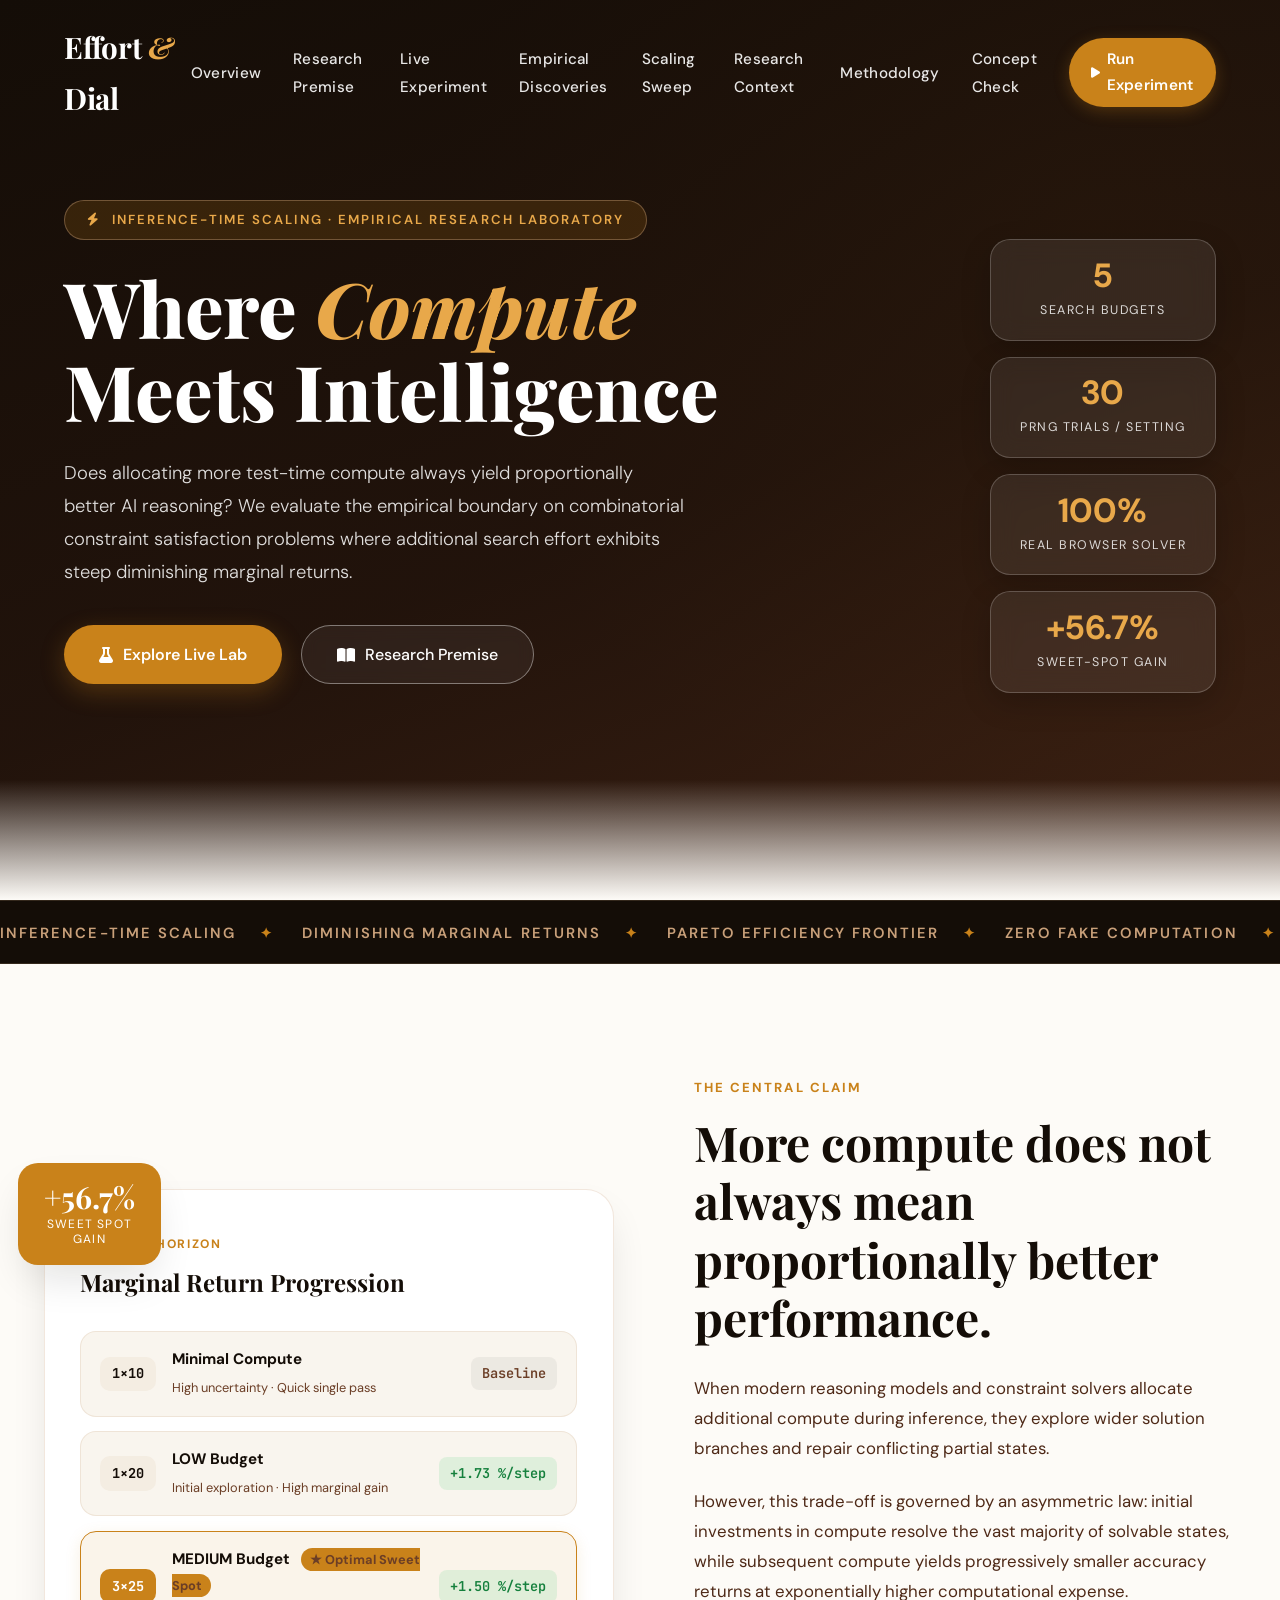
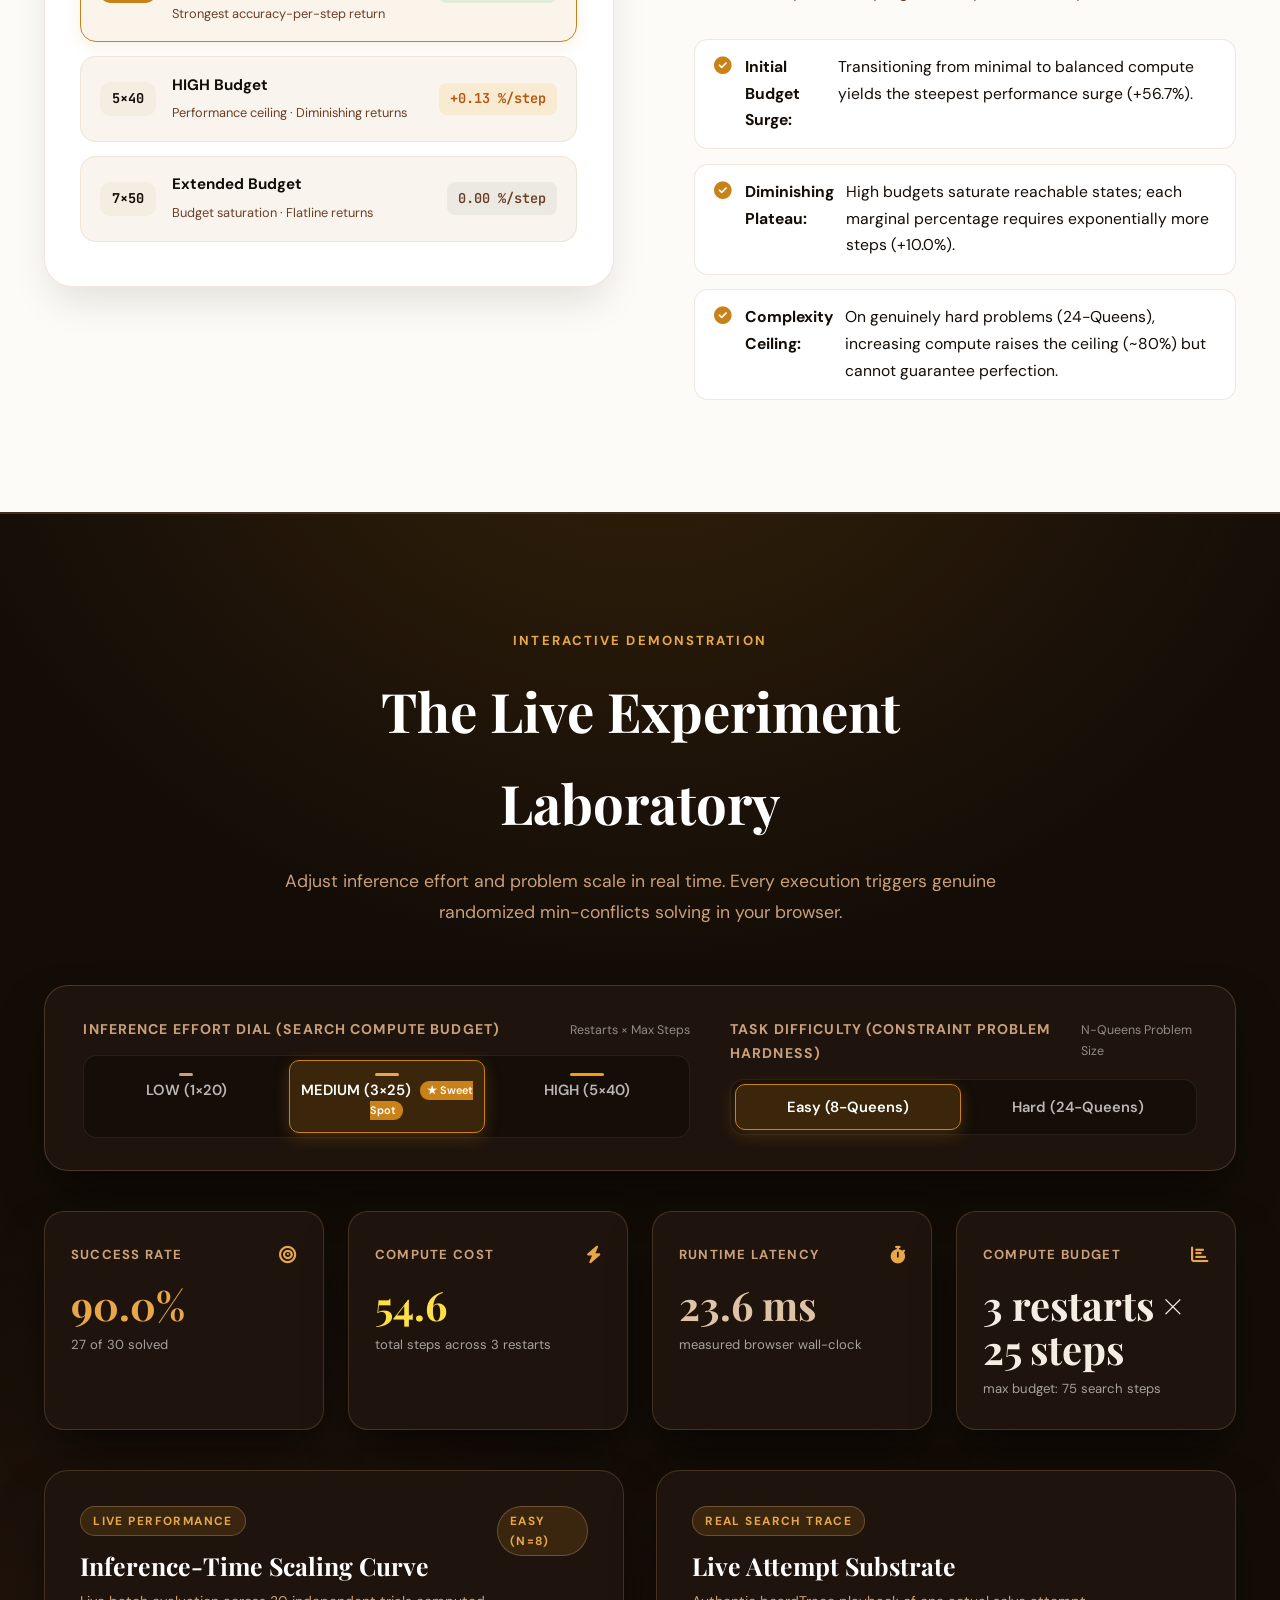
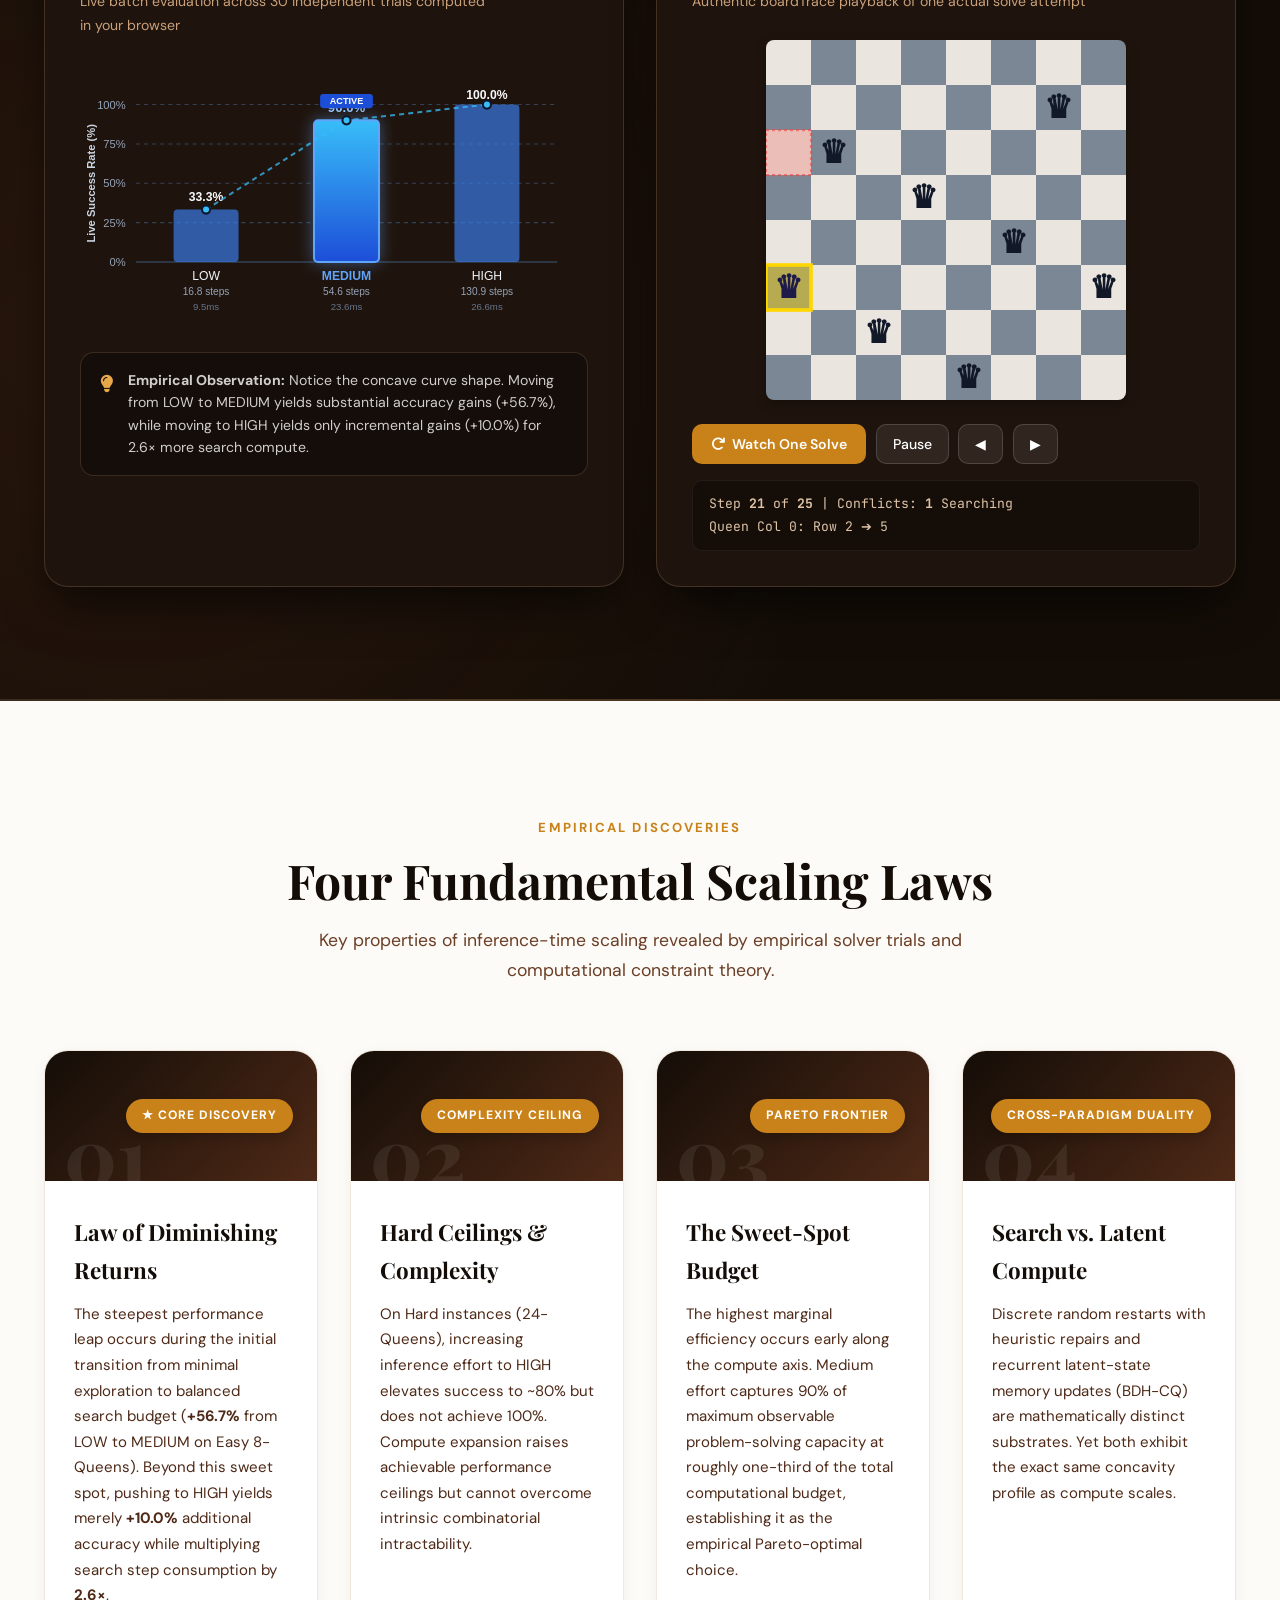
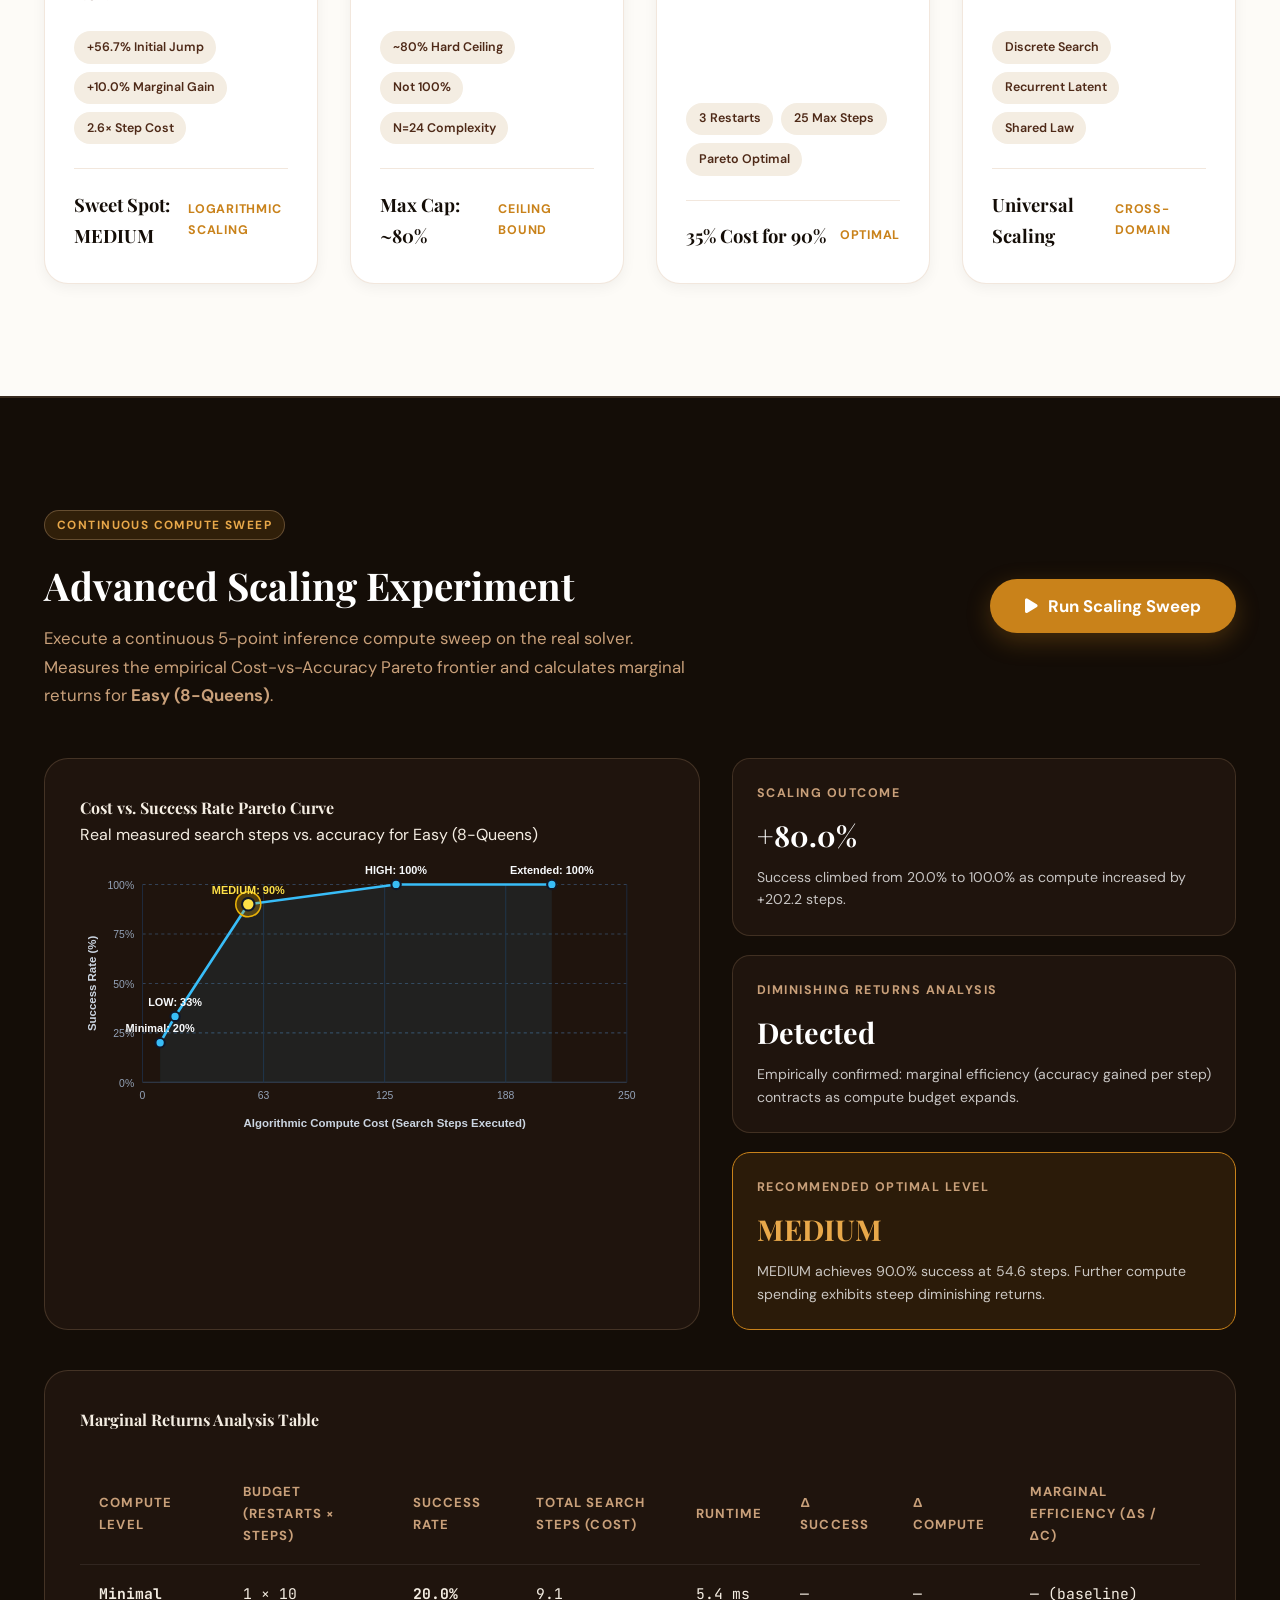
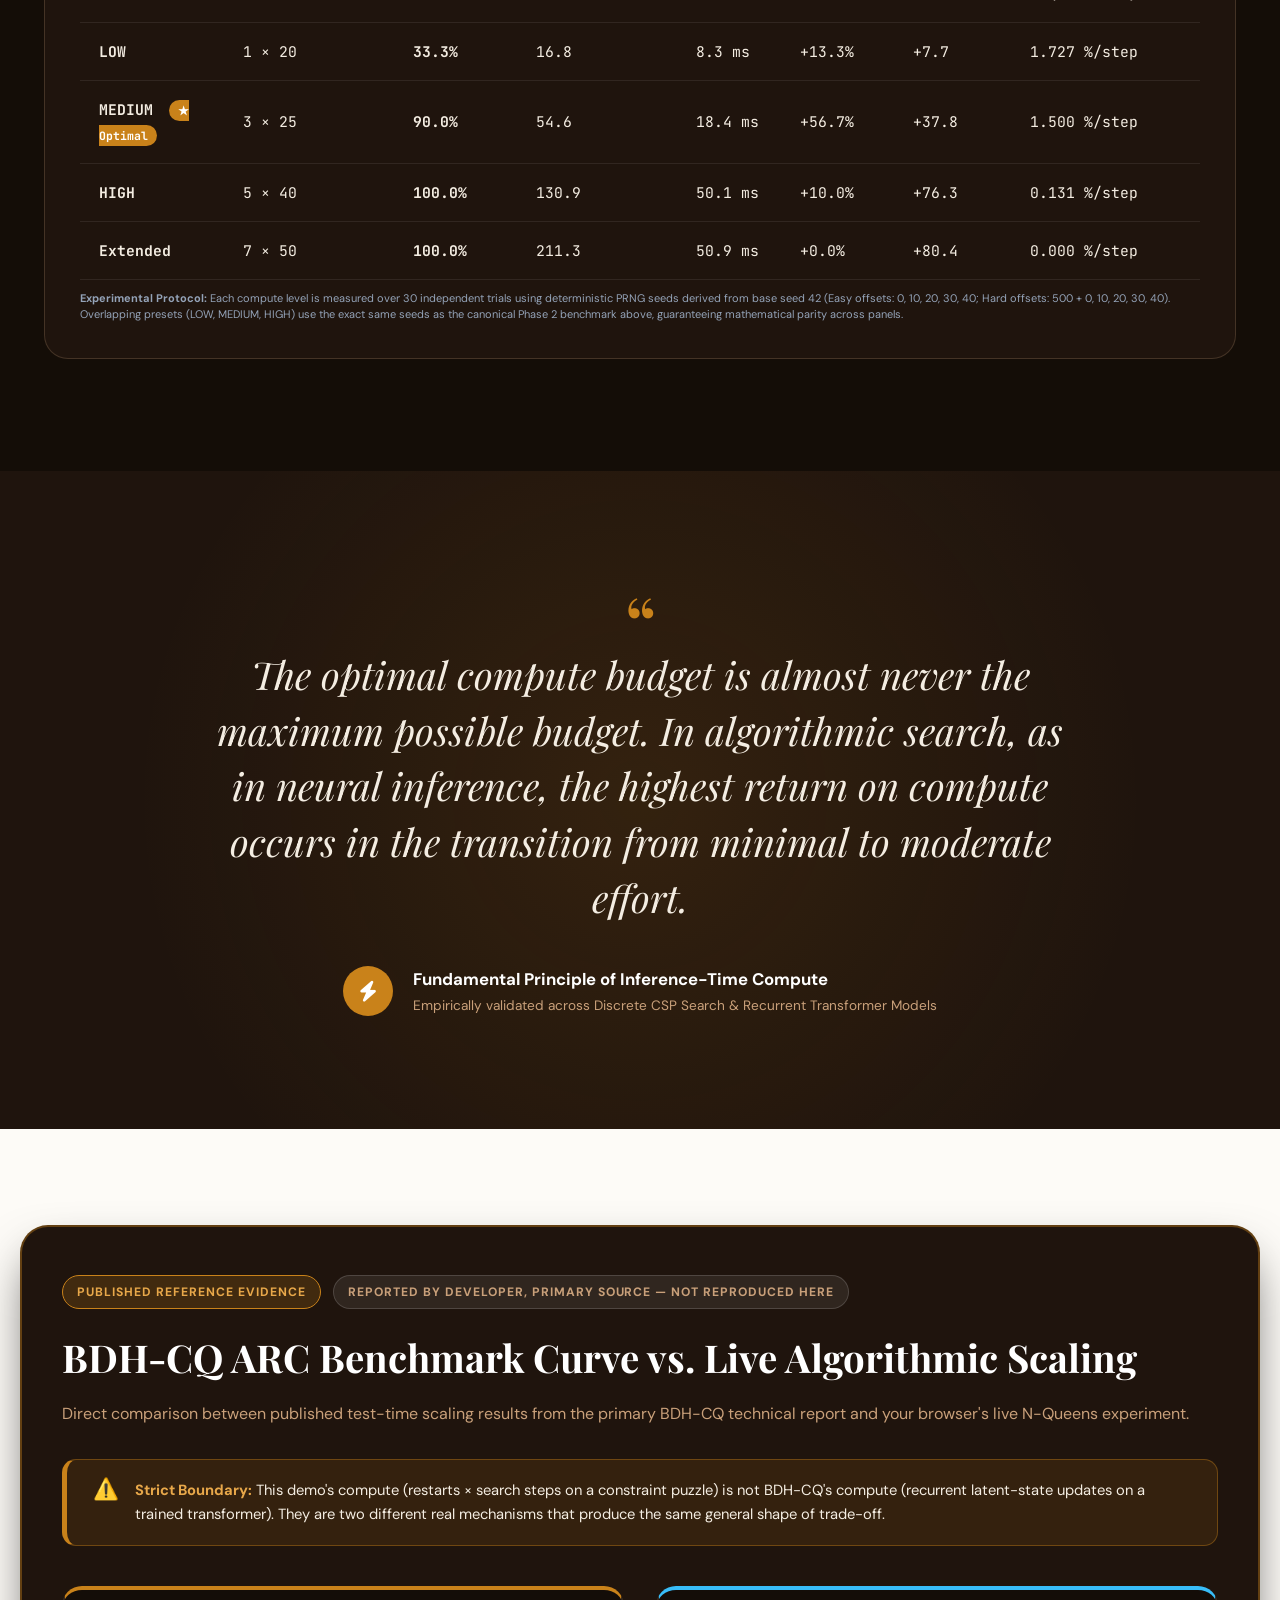
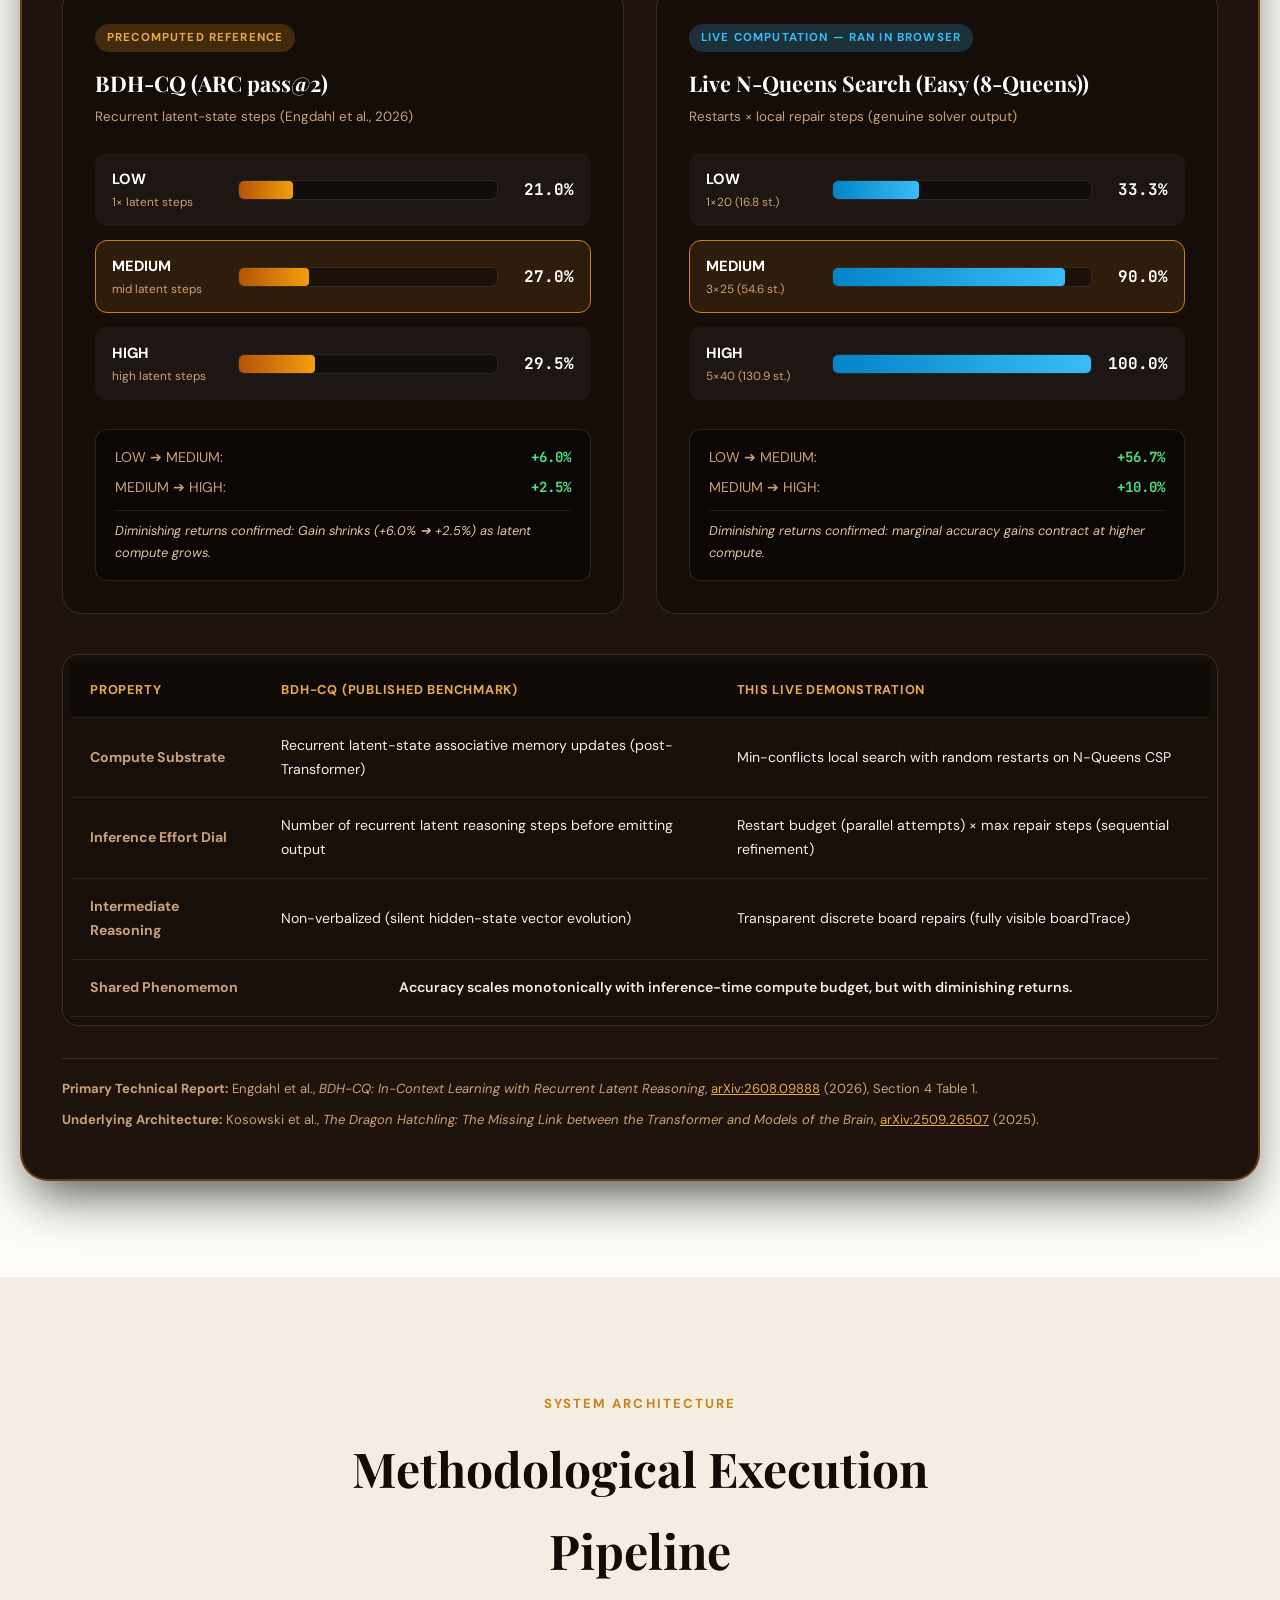
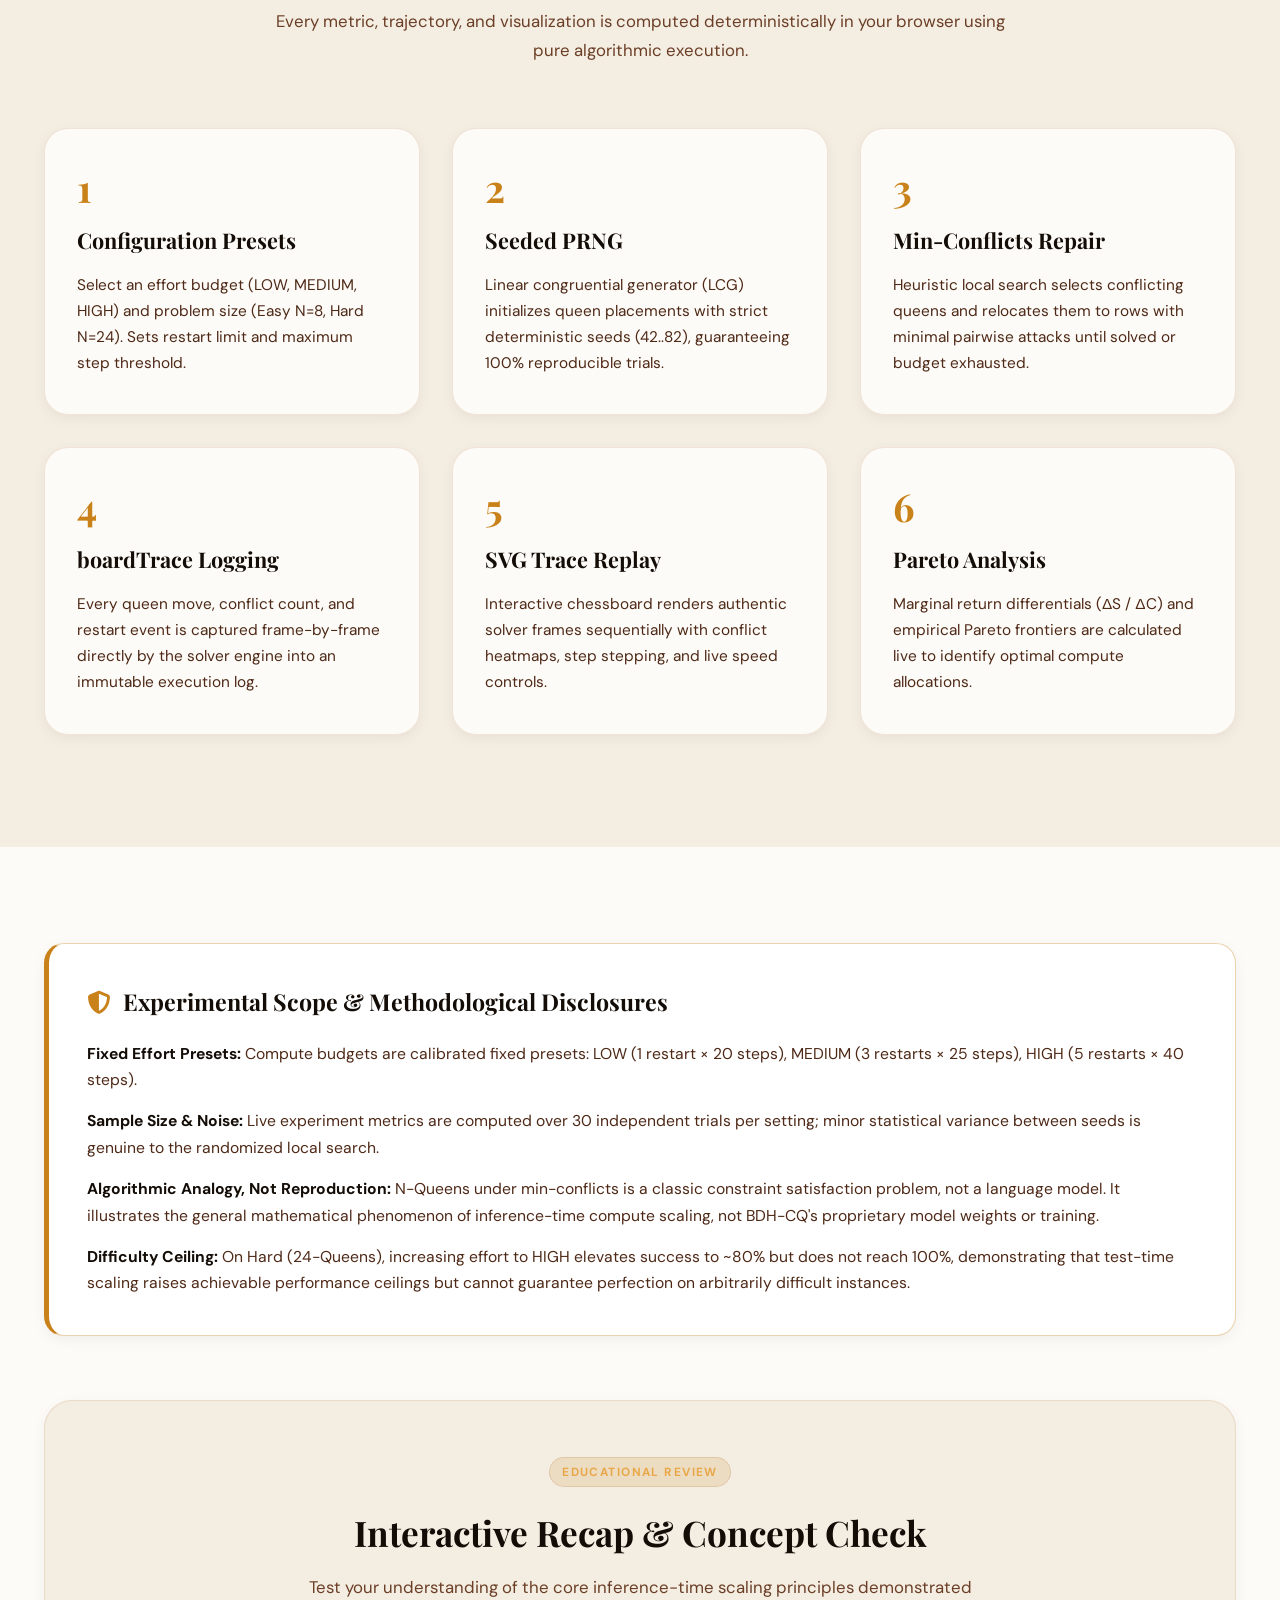
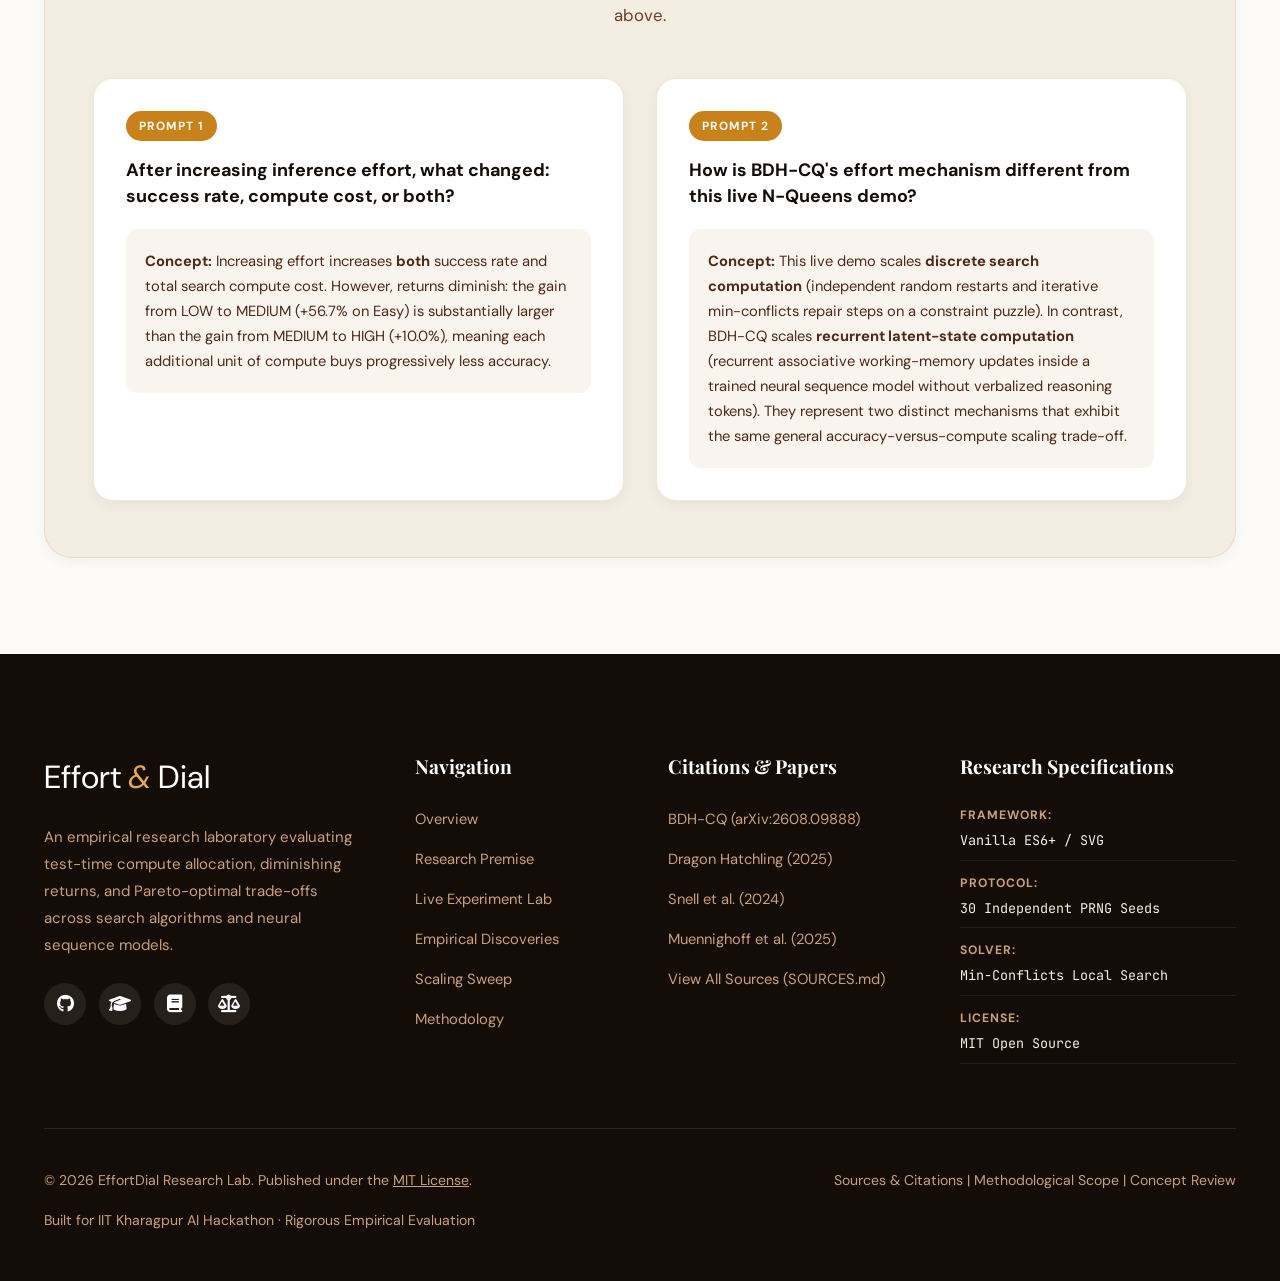
<file: index.html>
<!DOCTYPE html>
<html lang="en">
<head>
  <meta charset="UTF-8">
  <meta name="viewport" content="width=device-width, initial-scale=1.0">
  <title>EffortDial — Inference-Time Scaling Live Demonstration</title>
  <meta name="description" content="An empirical AI research laboratory demonstrating inference-time compute scaling, diminishing marginal returns, and optimal compute frontier on constraint satisfaction problems.">

  <!-- Google Fonts: Playfair Display, DM Sans, JetBrains Mono -->
  <link rel="preconnect" href="https://fonts.googleapis.com">
  <link rel="preconnect" href="https://fonts.gstatic.com" crossorigin>
  <link href="https://fonts.googleapis.com/css2?family=Playfair+Display:ital,wght@0,400;0,600;0,700;0,800;1,400;1,600;1,700&family=DM+Sans:ital,wght@0,300;0,400;0,500;0,600;0,700;1,400&family=JetBrains+Mono:wght@400;500;600;700;800&display=swap" rel="stylesheet">

  <!-- Font Awesome 6 -->
  <link rel="stylesheet" href="https://cdnjs.cloudflare.com/ajax/libs/font-awesome/6.4.0/css/all.min.css">

  <link rel="stylesheet" href="style.css">
</head>
<body>

  <!-- PRELOADER (Animated Computing Dial) -->
  <div id="preloader">
    <div class="dial-container">
      <div class="dial-ring"></div>
      <div class="dial-pulse"></div>
      <span class="dial-symbol">⚡</span>
    </div>
    <p class="preloader-text">EffortDial</p>
    <span class="preloader-sub">Inference-Time Scaling Lab</span>
  </div>

  <!-- NAVBAR (Sticky Glassmorphic Header) -->
  <nav class="navbar" id="navbar">
    <div class="nav-container">
      <a href="#hero" class="logo" aria-label="Effort Dial Home">
        Effort <span>&</span> Dial
      </a>

      <!-- Mobile Menu Button -->
      <div class="menu-toggle" id="menuToggle" aria-label="Toggle navigation menu" role="button" tabindex="0">
        <i class="fas fa-bars"></i>
      </div>

      <ul class="nav-links" id="navLinks">
        <li><a href="#hero">Overview</a></li>
        <li><a href="#core-question">Research Premise</a></li>
        <li><a href="#live-lab">Live Experiment</a></li>
        <li><a href="#findings">Empirical Discoveries</a></li>
        <li><a href="#scaling-container">Scaling Sweep</a></li>
        <li><a href="#evidence-container">Research Context</a></li>
        <li><a href="#architecture">Methodology</a></li>
        <li><a href="#recap">Concept Check</a></li>
        <li><a href="#live-lab" class="nav-cta"><i class="fas fa-play" style="font-size:0.75rem;margin-right:6px;"></i> Run Experiment</a></li>
      </ul>
    </div>
  </nav>

  <!-- HERO SECTION (Artisanal Narrative & Floating Research Stats) -->
  <section class="hero" id="hero">
    <div class="hero-overlay"></div>
    <div class="hero-container">
      <div class="hero-content">
        <div class="hero-tag">
          <i class="fas fa-bolt" style="margin-right:6px;"></i> Inference-Time Scaling · Empirical Research Laboratory
        </div>

        <h1>
          Where <em>Compute</em><br>
          Meets Intelligence
        </h1>

        <p>
          Does allocating more test-time compute always yield proportionally better AI reasoning? We evaluate the empirical boundary on combinatorial constraint satisfaction problems where additional search effort exhibits steep diminishing marginal returns.
        </p>

        <div class="hero-btns">
          <a href="#live-lab" class="btn-primary">
            <i class="fas fa-flask"></i> Explore Live Lab
          </a>
          <a href="#core-question" class="btn-outline">
            <i class="fas fa-book-open"></i> Research Premise
          </a>
        </div>
      </div>

      <!-- Floating Stat Pills (Key Empirical Parameters) -->
      <div class="hero-stats" role="region" aria-label="Key Empirical Parameters">
        <div class="stat-pill">
          <span class="num">5</span>
          <span class="lbl">Search Budgets</span>
        </div>
        <div class="stat-pill">
          <span class="num">30</span>
          <span class="lbl">PRNG Trials / Setting</span>
        </div>
        <div class="stat-pill">
          <span class="num">100%</span>
          <span class="lbl">Real Browser Solver</span>
        </div>
        <div class="stat-pill">
          <span class="num">+56.7%</span>
          <span class="lbl">Sweet-Spot Gain</span>
        </div>
      </div>
    </div>
  </section>

  <!-- MARQUEE STRIP (Espresso Ticker with Scientific Keywords) -->
  <div class="marquee-strip" aria-hidden="true">
    <div class="marquee-track">
      <span>Inference-Time Scaling</span><span class="dot">✦</span>
      <span>Diminishing Marginal Returns</span><span class="dot">✦</span>
      <span>Pareto Efficiency Frontier</span><span class="dot">✦</span>
      <span>Zero Fake Computation</span><span class="dot">✦</span>
      <span>Recurrent Latent Depth</span><span class="dot">✦</span>
      <span>Min-Conflicts Heuristic</span><span class="dot">✦</span>
      <span>Deterministic Seed Protocol</span><span class="dot">✦</span>
      <span>BDH-CQ Empirical Validation</span><span class="dot">✦</span>
      <span>Inference-Time Scaling</span><span class="dot">✦</span>
      <span>Diminishing Marginal Returns</span><span class="dot">✦</span>
      <span>Pareto Efficiency Frontier</span><span class="dot">✦</span>
      <span>Zero Fake Computation</span><span class="dot">✦</span>
      <span>Recurrent Latent Depth</span><span class="dot">✦</span>
      <span>Min-Conflicts Heuristic</span><span class="dot">✦</span>
      <span>Deterministic Seed Protocol</span><span class="dot">✦</span>
      <span>BDH-CQ Empirical Validation</span><span class="dot">✦</span>
    </div>
  </div>

  <!-- SECTION 2: THE CORE QUESTION (Research Premise & Compute Ladder) -->
  <section id="core-question" class="section-about">
    <div class="about-grid container">
      <!-- Visual Column: Compute Horizon Progression Ladder -->
      <div class="about-visual">
        <div class="about-badge">
          <strong>+56.7%</strong>
          <span>Sweet Spot<br>Gain</span>
        </div>

        <div class="compute-ladder-card">
          <div class="ladder-header">
            <span class="ladder-tag">COMPUTE HORIZON</span>
            <h3 class="ladder-title">Marginal Return Progression</h3>
          </div>

          <div class="ladder-steps">
            <div class="ladder-step step-minimal">
              <div class="step-badge">1×10</div>
              <div class="step-info">
                <strong>Minimal Compute</strong>
                <span>High uncertainty · Quick single pass</span>
              </div>
              <div class="step-return return-low">Baseline</div>
            </div>

            <div class="ladder-step step-low">
              <div class="step-badge">1×20</div>
              <div class="step-info">
                <strong>LOW Budget</strong>
                <span>Initial exploration · High marginal gain</span>
              </div>
              <div class="step-return return-high">+1.73 %/step</div>
            </div>

            <div class="ladder-step step-medium highlight-rec">
              <div class="step-badge">3×25</div>
              <div class="step-info">
                <strong>MEDIUM Budget <span class="badge-rec">★ Optimal Sweet Spot</span></strong>
                <span>Strongest accuracy-per-step return</span>
              </div>
              <div class="step-return return-peak">+1.50 %/step</div>
            </div>

            <div class="ladder-step step-high">
              <div class="step-badge">5×40</div>
              <div class="step-info">
                <strong>HIGH Budget</strong>
                <span>Performance ceiling · Diminishing returns</span>
              </div>
              <div class="step-return return-diminish">+0.13 %/step</div>
            </div>

            <div class="ladder-step step-extended">
              <div class="step-badge">7×50</div>
              <div class="step-info">
                <strong>Extended Budget</strong>
                <span>Budget saturation · Flatline returns</span>
              </div>
              <div class="step-return return-flat">0.00 %/step</div>
            </div>
          </div>
        </div>
      </div>

      <!-- Text Column: The Central Claim -->
      <div class="about-text">
        <p class="about-label">The Central Claim</p>
        <h2>More compute does not always mean proportionally better performance.</h2>
        <p>
          When modern reasoning models and constraint solvers allocate additional compute during inference, they explore wider solution branches and repair conflicting partial states.
        </p>
        <p>
          However, this trade-off is governed by an asymmetric law: initial investments in compute resolve the vast majority of solvable states, while subsequent compute yields progressively smaller accuracy returns at exponentially higher computational expense.
        </p>
        <div class="about-highlights">
          <span class="highlight"><i class="fas fa-check-circle"></i> <strong>Initial Budget Surge:</strong> Transitioning from minimal to balanced compute yields the steepest performance surge (+56.7%).</span>
          <span class="highlight"><i class="fas fa-check-circle"></i> <strong>Diminishing Plateau:</strong> High budgets saturate reachable states; each marginal percentage requires exponentially more steps (+10.0%).</span>
          <span class="highlight"><i class="fas fa-check-circle"></i> <strong>Complexity Ceiling:</strong> On genuinely hard problems (24-Queens), increasing compute raises the ceiling (~80%) but cannot guarantee perfection.</span>
        </div>
      </div>
    </div>
  </section>

  <!-- SECTION 3: LIVE EXPERIMENT LAB (Full-Width Interactive Laboratory) -->
  <section class="section-lab" id="live-lab">
    <div class="section-container">
      <!-- Section Header -->
      <div class="section-header-center">
        <span class="section-label-gold">Interactive Demonstration</span>
        <h2 class="section-headline-dark">The Live Experiment Laboratory</h2>
        <p class="section-subheadline-dark">
          Adjust inference effort and problem scale in real time. Every execution triggers genuine randomized min-conflicts solving in your browser.
        </p>
      </div>

      <!-- Synthesizer Control Console -->
      <div class="control-console">
        <!-- Effort Dial Group -->
        <div class="control-group">
          <div class="control-label-row">
            <span class="control-label">Inference Effort Dial (Search Compute Budget)</span>
            <span class="control-hint">Restarts × Max Steps</span>
          </div>
          <div class="segmented-control" role="group" aria-label="Inference Effort Level">
            <button id="effort-low" class="segmented-btn" type="button" aria-pressed="false">
              <span class="btn-meter meter-low"></span>
              <span class="btn-title">LOW (1×20)</span>
            </button>
            <button id="effort-med" class="segmented-btn active" type="button" aria-pressed="true">
              <span class="btn-meter meter-med"></span>
              <span class="btn-title">MEDIUM (3×25) <span class="badge-rec-sm">★ Sweet Spot</span></span>
            </button>
            <button id="effort-high" class="segmented-btn" type="button" aria-pressed="false">
              <span class="btn-meter meter-high"></span>
              <span class="btn-title">HIGH (5×40)</span>
            </button>
          </div>
        </div>

        <!-- Task Difficulty Group -->
        <div class="control-group">
          <div class="control-label-row">
            <span class="control-label">Task Difficulty (Constraint Problem Hardness)</span>
            <span class="control-hint">N-Queens Problem Size</span>
          </div>
          <div class="segmented-control" role="group" aria-label="Task Difficulty">
            <button id="diff-easy" class="segmented-btn active" type="button" aria-pressed="true">
              <span class="btn-title">Easy (8-Queens)</span>
            </button>
            <button id="diff-hard" class="segmented-btn" type="button" aria-pressed="false">
              <span class="btn-title">Hard (24-Queens)</span>
            </button>
          </div>
        </div>
      </div>

      <!-- Primary Metrics Readout Deck -->
      <div class="metrics-grid" role="region" aria-label="Active Experiment Metrics">
        <div class="metric-card card-glow-gold">
          <div class="metric-header-row">
            <span class="metric-label">Success Rate</span>
            <span class="metric-icon"><i class="fas fa-bullseye"></i></span>
          </div>
          <div id="metric-success" class="metric-value">--</div>
          <div id="metric-success-detail" class="metric-detail">--</div>
        </div>

        <div class="metric-card card-glow-amber">
          <div class="metric-header-row">
            <span class="metric-label">Compute Cost</span>
            <span class="metric-icon"><i class="fas fa-bolt"></i></span>
          </div>
          <div id="metric-cost" class="metric-value">--</div>
          <div id="metric-cost-detail" class="metric-detail">total search steps</div>
        </div>

        <div class="metric-card card-glow-coffee">
          <div class="metric-header-row">
            <span class="metric-label">Runtime Latency</span>
            <span class="metric-icon"><i class="fas fa-stopwatch"></i></span>
          </div>
          <div id="metric-runtime" class="metric-value">--</div>
          <div id="metric-runtime-detail" class="metric-detail">measured wall-clock</div>
        </div>

        <div class="metric-card card-glow-cream">
          <div class="metric-header-row">
            <span class="metric-label">Compute Budget</span>
            <span class="metric-icon"><i class="fas fa-chart-bar"></i></span>
          </div>
          <div id="metric-budget" class="metric-value">--</div>
          <div id="metric-budget-detail" class="metric-detail">restarts × steps</div>
        </div>
      </div>

      <!-- Main Dual Workspace: Chart & Chessboard Substrate -->
      <main class="lab-workspace-grid">
        <!-- Left Column: Scaling Curve Chart -->
        <section class="lab-instrument-card chart-panel-card" aria-labelledby="chart-heading">
          <div class="instrument-header">
            <div>
              <div class="badge-tag" style="margin-bottom:4px;">LIVE PERFORMANCE</div>
              <h2 id="chart-heading" class="instrument-title">Inference-Time Scaling Curve</h2>
              <div class="instrument-subtitle">Live batch evaluation across 30 independent trials computed in your browser</div>
            </div>
            <span id="difficulty-badge" class="badge-tag" style="margin-bottom:0;">Easy (N=8)</span>
          </div>

          <!-- SVG Chart Container -->
          <div id="chart-container" class="chart-canvas-container" style="min-height: 260px;" role="region" aria-label="Comparative Success Rate Chart"></div>

          <div class="callout-note">
            <div class="note-icon"><i class="fas fa-lightbulb"></i></div>
            <div class="note-text">
              <strong>Empirical Observation:</strong> Notice the concave curve shape. Moving from LOW to MEDIUM yields substantial accuracy gains (+56.7%), while moving to HIGH yields only incremental gains (+10.0%) for 2.6× more search compute.
            </div>
          </div>
        </section>

        <!-- Right Column: Real Board Animation -->
        <section class="lab-instrument-card board-card" aria-labelledby="board-heading">
          <div class="instrument-header">
            <div>
              <div class="badge-tag" style="margin-bottom:4px;">REAL SEARCH TRACE</div>
              <h2 id="board-heading" class="instrument-title">Live Attempt Substrate</h2>
              <div class="instrument-subtitle">Authentic boardTrace playback of one actual solve attempt</div>
            </div>
          </div>

          <!-- SVG Chessboard Container -->
          <div id="board-container" class="board-canvas-container" role="region" aria-label="Interactive Chessboard Display"></div>

          <!-- Board Playback Controls -->
          <div class="board-actions">
            <button id="btn-watch-solve" class="btn-primary-sm" type="button" aria-label="Run fresh solve attempt and animate"><i class="fas fa-redo"></i> Watch One Solve</button>
            <button id="btn-play-pause" class="btn-control" type="button" aria-label="Pause or resume trace animation"><i class="fas fa-pause"></i> Pause</button>
            <button id="btn-prev-step" class="btn-control" type="button" aria-label="Step backward one frame" title="Step backward">◀</button>
            <button id="btn-next-step" class="btn-control" type="button" aria-label="Step forward one frame" title="Step forward">▶</button>
          </div>

          <!-- Board Status Panel -->
          <div id="board-status" class="board-status" aria-live="polite">
            Initializing live trace...
          </div>
        </section>
      </main>
    </div>
  </section>

  <!-- SECTION 4: KEY EMPIRICAL FINDINGS (Signature Discovery Cards) -->
  <section id="findings" class="section-findings" aria-label="Key Empirical Findings">
    <div class="container">
      <div class="section-header">
        <span class="section-label">Empirical Discoveries</span>
        <h2>Four Fundamental Scaling Laws</h2>
        <p>Key properties of inference-time scaling revealed by empirical solver trials and computational constraint theory.</p>
      </div>

      <div class="cards-grid">
        <!-- Card 1: Featured Law of Diminishing Returns -->
        <div class="coffee-card finding-card-primary">
          <div class="card-img-placeholder">
            <div class="card-num-watermark">01</div>
            <span class="card-badge">★ Core Discovery</span>
          </div>
          <div class="card-content">
            <h3>Law of Diminishing Returns</h3>
            <p>
              The steepest performance leap occurs during the initial transition from minimal exploration to balanced search budget (<strong>+56.7%</strong> from LOW to MEDIUM on Easy 8-Queens). Beyond this sweet spot, pushing to HIGH yields merely <strong>+10.0%</strong> additional accuracy while multiplying search step consumption by <strong>2.6×</strong>.
            </p>
            <div class="card-notes">
              <span class="note-chip">+56.7% Initial Jump</span>
              <span class="note-chip">+10.0% Marginal Gain</span>
              <span class="note-chip">2.6× Step Cost</span>
            </div>
            <div class="card-footer">
              <span class="card-price">Sweet Spot: MEDIUM</span>
              <span class="card-stat-chip">Logarithmic Scaling</span>
            </div>
          </div>
        </div>

        <!-- Card 2: Ceiling Bounds -->
        <div class="coffee-card">
          <div class="card-img-placeholder">
            <div class="card-num-watermark">02</div>
            <span class="card-badge">Complexity Ceiling</span>
          </div>
          <div class="card-content">
            <h3>Hard Ceilings & Complexity</h3>
            <p>
              On Hard instances (24-Queens), increasing inference effort to HIGH elevates success to ~80% but does not achieve 100%. Compute expansion raises achievable performance ceilings but cannot overcome intrinsic combinatorial intractability.
            </p>
            <div class="card-notes">
              <span class="note-chip">~80% Hard Ceiling</span>
              <span class="note-chip">Not 100%</span>
              <span class="note-chip">N=24 Complexity</span>
            </div>
            <div class="card-footer">
              <span class="card-price">Max Cap: ~80%</span>
              <span class="card-stat-chip">Ceiling Bound</span>
            </div>
          </div>
        </div>

        <!-- Card 3: Sweet-Spot Heuristic -->
        <div class="coffee-card">
          <div class="card-img-placeholder">
            <div class="card-num-watermark">03</div>
            <span class="card-badge">Pareto Frontier</span>
          </div>
          <div class="card-content">
            <h3>The Sweet-Spot Budget</h3>
            <p>
              The highest marginal efficiency occurs early along the compute axis. Medium effort captures 90% of maximum observable problem-solving capacity at roughly one-third of the total computational budget, establishing it as the empirical Pareto-optimal choice.
            </p>
            <div class="card-notes">
              <span class="note-chip">3 Restarts</span>
              <span class="note-chip">25 Max Steps</span>
              <span class="note-chip">Pareto Optimal</span>
            </div>
            <div class="card-footer">
              <span class="card-price">35% Cost for 90%</span>
              <span class="card-stat-chip">Optimal</span>
            </div>
          </div>
        </div>

        <!-- Card 4: Search vs Latent Duality -->
        <div class="coffee-card">
          <div class="card-img-placeholder">
            <div class="card-num-watermark">04</div>
            <span class="card-badge">Cross-Paradigm Duality</span>
          </div>
          <div class="card-content">
            <h3>Search vs. Latent Compute</h3>
            <p>
              Discrete random restarts with heuristic repairs and recurrent latent-state memory updates (BDH-CQ) are mathematically distinct substrates. Yet both exhibit the exact same concavity profile as compute scales.
            </p>
            <div class="card-notes">
              <span class="note-chip">Discrete Search</span>
              <span class="note-chip">Recurrent Latent</span>
              <span class="note-chip">Shared Law</span>
            </div>
            <div class="card-footer">
              <span class="card-price">Universal Scaling</span>
              <span class="card-stat-chip">Cross-Domain</span>
            </div>
          </div>
        </div>
      </div>
    </div>
  </section>

  <!-- SECTION 5: ADVANCED SCALING EXPERIMENT (Continuous Sweep & Pareto Curve) -->
  <section id="scaling-container" class="section-scaling" aria-label="Advanced Scaling Experiment">
    <div class="section-container">
      <div class="scaling-exp-inner">
        <!-- Section Header -->
        <div class="scaling-header">
          <div>
            <div class="badge-tag" style="margin-bottom: 6px;">Continuous Compute Sweep</div>
            <h3 class="scaling-title">Advanced Scaling Experiment</h3>
            <p class="scaling-desc">
              Execute a continuous 5-point inference compute sweep on the real solver. Measures the empirical
              Cost-vs-Accuracy Pareto frontier and calculates marginal returns for <strong id="scaling-diff-label">Easy (8-Queens)</strong>.
            </p>
          </div>
          <div class="scaling-actions">
            <button id="btn-run-sweep" class="btn-sweep" type="button" aria-label="Run Scaling Sweep on active difficulty">
              <i class="fas fa-play" style="margin-right:6px;"></i> Run Scaling Sweep
            </button>
            <div id="sweep-status-indicator" class="sweep-status-text"></div>
          </div>
        </div>

        <!-- Dynamic Results Container -->
        <div id="scaling-results-container"></div>
      </div>
    </div>
  </section>

  <!-- SECTION 6: EDITORIAL RESEARCH QUOTE -->
  <section id="research-insight" class="section-conclusion" aria-label="Research Insight">
    <div class="section-container">
      <div class="conclusion-content">
        <div class="conclusion-quote-mark">“</div>
        <blockquote class="conclusion-quote">
          The optimal compute budget is almost never the maximum possible budget. In algorithmic search, as in neural inference, the highest return on compute occurs in the transition from minimal to moderate effort.
        </blockquote>
        <div class="conclusion-author">
          <div class="conclusion-author-avatar"><i class="fas fa-bolt"></i></div>
          <div class="conclusion-author-meta">
            <span class="conclusion-author-name">Fundamental Principle of Inference-Time Compute</span>
            <span class="conclusion-author-role">Empirically validated across Discrete CSP Search & Recurrent Transformer Models</span>
          </div>
        </div>
      </div>
    </div>
  </section>

  <!-- SECTION 7: PRIMARY-SOURCE RESEARCH EVIDENCE PANEL (Phase 5) -->
  <section id="evidence-container" class="section-evidence" aria-label="Published BDH-CQ Reference Evidence"></section>

  <!-- SECTION 8: METHODOLOGICAL PIPELINE (How It Works) -->
  <section id="architecture" class="section-process" aria-label="System Architecture and Methodology">
    <div class="container">
      <div class="process-header">
        <p class="section-label">System Architecture</p>
        <h2>Methodological Execution Pipeline</h2>
        <p class="section-sub-desc">Every metric, trajectory, and visualization is computed deterministically in your browser using pure algorithmic execution.</p>
      </div>

      <div class="steps-grid">
        <div class="step-item">
          <div class="step-num">1</div>
          <h4>Configuration Presets</h4>
          <p>Select an effort budget (LOW, MEDIUM, HIGH) and problem size (Easy N=8, Hard N=24). Sets restart limit and maximum step threshold.</p>
        </div>

        <div class="step-item">
          <div class="step-num">2</div>
          <h4>Seeded PRNG</h4>
          <p>Linear congruential generator (LCG) initializes queen placements with strict deterministic seeds (42..82), guaranteeing 100% reproducible trials.</p>
        </div>

        <div class="step-item">
          <div class="step-num">3</div>
          <h4>Min-Conflicts Repair</h4>
          <p>Heuristic local search selects conflicting queens and relocates them to rows with minimal pairwise attacks until solved or budget exhausted.</p>
        </div>

        <div class="step-item">
          <div class="step-num">4</div>
          <h4>boardTrace Logging</h4>
          <p>Every queen move, conflict count, and restart event is captured frame-by-frame directly by the solver engine into an immutable execution log.</p>
        </div>

        <div class="step-item">
          <div class="step-num">5</div>
          <h4>SVG Trace Replay</h4>
          <p>Interactive chessboard renders authentic solver frames sequentially with conflict heatmaps, step stepping, and live speed controls.</p>
        </div>

        <div class="step-item">
          <div class="step-num">6</div>
          <h4>Pareto Analysis</h4>
          <p>Marginal return differentials (ΔS / ΔC) and empirical Pareto frontiers are calculated live to identify optimal compute allocations.</p>
        </div>
      </div>
    </div>
  </section>

  <!-- SECTION 9: METHODOLOGICAL DISCLOSURES & RECAP -->
  <section class="section-disclosures" id="disclosures">
    <div class="section-container">
      <!-- TRANSPARENT LIMITATIONS & METHODOLOGICAL DISCLOSURES (Phase 6) -->
      <div class="limitations-box" aria-label="Experimental Scope and Limitations">
        <div class="limitations-title"><i class="fas fa-shield-alt" style="margin-right:8px;color:var(--gold);"></i> Experimental Scope & Methodological Disclosures</div>
        <ul class="limitations-list">
          <li><strong>Fixed Effort Presets:</strong> Compute budgets are calibrated fixed presets: LOW (1 restart × 20 steps), MEDIUM (3 restarts × 25 steps), HIGH (5 restarts × 40 steps).</li>
          <li><strong>Sample Size & Noise:</strong> Live experiment metrics are computed over 30 independent trials per setting; minor statistical variance between seeds is genuine to the randomized local search.</li>
          <li><strong>Algorithmic Analogy, Not Reproduction:</strong> N-Queens under min-conflicts is a classic constraint satisfaction problem, not a language model. It illustrates the general mathematical phenomenon of inference-time compute scaling, not BDH-CQ's proprietary model weights or training.</li>
          <li><strong>Difficulty Ceiling:</strong> On Hard (24-Queens), increasing effort to HIGH elevates success to ~80% but does not reach 100%, demonstrating that test-time scaling raises achievable performance ceilings but cannot guarantee perfection on arbitrarily difficult instances.</li>
        </ul>
      </div>

      <!-- INTERACTIVE EDUCATIONAL RECAP (Phase 6) -->
      <div class="recap-section" id="recap" aria-labelledby="recap-heading">
        <div class="recap-header">
          <div class="badge-tag" style="margin-bottom:6px;">Educational Review</div>
          <h3 id="recap-heading" class="recap-title">Interactive Recap & Concept Check</h3>
          <p class="recap-subtitle">Test your understanding of the core inference-time scaling principles demonstrated above.</p>
        </div>
        <div class="recap-grid">
          <div class="recap-card">
            <span class="recap-prompt-badge">Prompt 1</span>
            <div class="recap-question">After increasing inference effort, what changed: success rate, compute cost, or both?</div>
            <div class="recap-answer-box">
              <strong>Concept:</strong> Increasing effort increases <strong>both</strong> success rate and total search compute cost. However, returns diminish: the gain from LOW to MEDIUM (+56.7% on Easy) is substantially larger than the gain from MEDIUM to HIGH (+10.0%), meaning each additional unit of compute buys progressively less accuracy.
            </div>
          </div>

          <div class="recap-card">
            <span class="recap-prompt-badge">Prompt 2</span>
            <div class="recap-question">How is BDH-CQ's effort mechanism different from this live N-Queens demo?</div>
            <div class="recap-answer-box">
              <strong>Concept:</strong> This live demo scales <strong>discrete search computation</strong> (independent random restarts and iterative min-conflicts repair steps on a constraint puzzle). In contrast, BDH-CQ scales <strong>recurrent latent-state computation</strong> (recurrent associative working-memory updates inside a trained neural sequence model without verbalized reasoning tokens). They represent two distinct mechanisms that exhibit the same general accuracy-versus-compute scaling trade-off.
            </div>
          </div>
        </div>
      </div>
    </div>
  </section>

  <!-- SECTION 10: SCIENTIFIC FOOTER -->
  <footer class="app-footer" role="contentinfo">
    <div class="container">
      <div class="footer-grid">
        <div class="footer-col">
          <div class="footer-logo">Effort <span>&</span> Dial</div>
          <p>An empirical research laboratory evaluating test-time compute allocation, diminishing returns, and Pareto-optimal trade-offs across search algorithms and neural sequence models.</p>
          <div class="social-links">
            <a href="https://github.com" target="_blank" rel="noopener" aria-label="GitHub"><i class="fab fa-github"></i></a>
            <a href="https://arxiv.org/abs/2608.09888" target="_blank" rel="noopener" aria-label="arXiv Paper"><i class="fas fa-graduation-cap"></i></a>
            <a href="sources/SOURCES.md" target="_blank" rel="noopener" aria-label="Sources Document"><i class="fas fa-book"></i></a>
            <a href="LICENSE" target="_blank" rel="noopener" aria-label="License"><i class="fas fa-balance-scale"></i></a>
          </div>
        </div>

        <div class="footer-col">
          <h4>Navigation</h4>
          <ul>
            <li><a href="#hero">Overview</a></li>
            <li><a href="#core-question">Research Premise</a></li>
            <li><a href="#live-lab">Live Experiment Lab</a></li>
            <li><a href="#findings">Empirical Discoveries</a></li>
            <li><a href="#scaling-container">Scaling Sweep</a></li>
            <li><a href="#architecture">Methodology</a></li>
          </ul>
        </div>

        <div class="footer-col">
          <h4>Citations & Papers</h4>
          <ul>
            <li><a href="https://arxiv.org/abs/2608.09888" target="_blank" rel="noopener">BDH-CQ (arXiv:2608.09888)</a></li>
            <li><a href="https://arxiv.org/abs/2509.26507" target="_blank" rel="noopener">Dragon Hatchling (2025)</a></li>
            <li><a href="https://arxiv.org/abs/2408.03314" target="_blank" rel="noopener">Snell et al. (2024)</a></li>
            <li><a href="https://arxiv.org/abs/2501.19393" target="_blank" rel="noopener">Muennighoff et al. (2025)</a></li>
            <li><a href="sources/SOURCES.md" target="_blank">View All Sources (SOURCES.md)</a></li>
          </ul>
        </div>

        <div class="footer-col">
          <h4>Research Specifications</h4>
          <div class="footer-specs">
            <div class="spec-row"><strong>Framework:</strong> <span>Vanilla ES6+ / SVG</span></div>
            <div class="spec-row"><strong>Protocol:</strong> <span>30 Independent PRNG Seeds</span></div>
            <div class="spec-row"><strong>Solver:</strong> <span>Min-Conflicts Local Search</span></div>
            <div class="spec-row"><strong>License:</strong> <span>MIT Open Source</span></div>
          </div>
        </div>
      </div>

      <div class="footer-bottom">
        <p>© 2026 EffortDial Research Lab. Published under the <a href="LICENSE" style="color:var(--latte);text-decoration:underline;">MIT License</a>.</p>
        <p><a href="sources/SOURCES.md">Sources & Citations</a> | <a href="#disclosures">Methodological Scope</a> | <a href="#recap">Concept Review</a></p>
        <p>Built for IIT Kharagpur AI Hackathon · Rigorous Empirical Evaluation</p>
      </div>
    </div>
  </footer>

  <!-- FLOATING SCROLL TO TOP BUTTON -->
  <button id="scrollTop" aria-label="Scroll to top"><i class="fas fa-chevron-up"></i></button>

  <!-- SCRIPTS (Loaded in strict dependency order) -->
  <script src="src/config.js"></script>
  <script src="src/solver.js"></script>
  <script src="src/chart.js"></script>
  <script src="src/board.js"></script>
  <script src="src/evidence.js"></script>
  <script src="src/scaling.js"></script>
  <script src="src/app.js"></script>
</body>
</html>
</file>
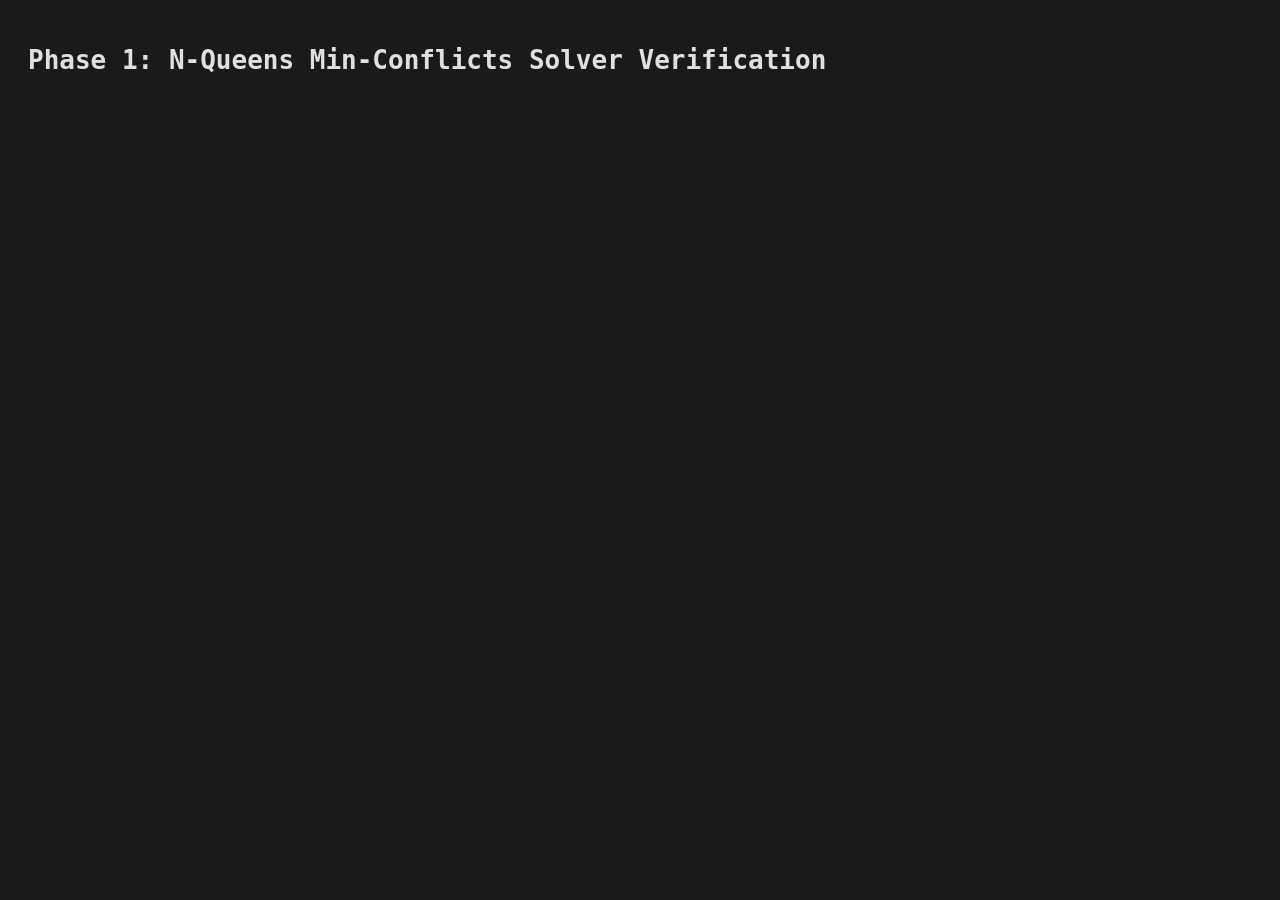
<file: tests/solver.test.html>
<!DOCTYPE html>
<html lang="en">
<head>
  <meta charset="UTF-8">
  <title>Phase 1 - Solver Verification</title>
  <style>
    body { font-family: monospace; padding: 20px; background: #1a1a1a; color: #e0e0e0; }
    .pass { color: #4caf50; }
    .fail { color: #f44336; }
    pre { background: #2a2a2a; padding: 12px; border-radius: 4px; }
  </style>
</head>
<body>
  <h1>Phase 1: N-Queens Min-Conflicts Solver Verification</h1>
  <div id="output"></div>

  <script src="../src/solver.js"></script>
  <script>
    const { createRng, conflicts, runAttempt, runBatch } = window.Solver;
    const out = document.getElementById('output');

    function log(msg, isPass) {
      const p = document.createElement('div');
      p.className = isPass === true ? 'pass' : (isPass === false ? 'fail' : '');
      p.textContent = msg;
      out.appendChild(p);
    }

    log('--- 1. Testing conflicts() on known boards ---');
    const valid8 = [0, 4, 7, 5, 2, 6, 1, 3];
    log(`Valid 8-Queens [0,4,7,5,2,6,1,3]: conflicts = ${conflicts(valid8)} (expected 0)`, conflicts(valid8) === 0);

    const valid4 = [1, 3, 0, 2];
    log(`Valid 4-Queens [1,3,0,2]: conflicts = ${conflicts(valid4)} (expected 0)`, conflicts(valid4) === 0);

    const invalidRow = [0, 0, 0, 0];
    log(`Invalid Row [0,0,0,0]: conflicts = ${conflicts(invalidRow)} (expected 6)`, conflicts(invalidRow) === 6);

    const invalidDiag = [0, 1, 2, 3];
    log(`Invalid Diagonal [0,1,2,3]: conflicts = ${conflicts(invalidDiag)} (expected 6)`, conflicts(invalidDiag) === 6);

    log('\n--- 2. Testing createRng() Seedability & Determinism ---');
    const rng1 = createRng(42);
    const rng2 = createRng(42);
    const s1 = [rng1(), rng1(), rng1()];
    const s2 = [rng2(), rng2(), rng2()];
    log(`Same seed output match: ${JSON.stringify(s1) === JSON.stringify(s2)}`, JSON.stringify(s1) === JSON.stringify(s2));

    log('\n--- 3. Testing runAttempt() and boardTrace Determinism ---');
    const att1 = runAttempt(8, 100, createRng(12345), true);
    const att2 = runAttempt(8, 100, createRng(12345), true);
    const traceIdentical = JSON.stringify(att1.boardTrace) === JSON.stringify(att2.boardTrace);
    log(`Same seed bit-identical trace: ${traceIdentical} (steps: ${att1.steps})`, traceIdentical);

    const attDiff = runAttempt(8, 100, createRng(54321), true);
    const traceDiverged = JSON.stringify(att1.boardTrace) !== JSON.stringify(attDiff.boardTrace);
    log(`Different seed trace diverged: ${traceDiverged}`, traceDiverged);

    log('\n--- 4. Testing Generous Budget Batch (N=8) ---');
    const batchRes = runBatch(8, 20, 200, 30, createRng(100));
    log(`High Budget (20 restarts x 200 steps, 30 trials): Success Rate = ${batchRes.successRate * 100}%, Avg Steps = ${batchRes.avgSteps}, Wall Time = ${batchRes.wallTimeMs}ms`, batchRes.successRate >= 0.95);
  </script>
</body>
</html>
</file>
<file: style.css>
/* =========================================================
   Effort Dial — Bean & Brew Artisanal Research Theme
   Inspired by https://coffee-shop-theme.netlify.app/
   Warm, editorial, luxurious typography with Playfair Display,
   DM Sans, warm white/cream canvas, deep dark roast instruments,
   and glowing artisanal gold accents.
   ========================================================= */

@import url('https://fonts.googleapis.com/css2?family=Playfair+Display:ital,wght@0,400;0,600;0,700;0,800;1,400;1,600;1,700&family=DM+Sans:ital,wght@0,300;0,400;0,500;0,600;0,700;1,400&family=JetBrains+Mono:wght@400;500;600;700&display=swap');

:root {
  /* BEAN & BREW ARTISANAL COLOR PALETTE */
  --espresso: #140d07;
  --dark-roast: #1f140d;
  --coffee: #4e2917;
  --coffee-light: #6b3e26;
  --latte: #c9a07a;
  --latte-light: #dec3a7;
  --cream: #f4ede2;
  --cream-subtle: #f9f5ee;
  --warm-white: #fdfbf7;
  --pure-white: #ffffff;
  
  /* ACCENT TOKENS */
  --gold: #c9821a;
  --gold-light: #e8a84a;
  --gold-bright: #f59e0b;
  --gold-glow: rgba(201, 130, 26, 0.28);
  --gold-glow-soft: rgba(201, 130, 26, 0.12);
  --sage: #7a8c6e;
  --sage-light: #9ab08c;

  /* TECHNICAL PALETTE (High-Contrast Signals) */
  --tech-cyan: #0284c7;
  --tech-cyan-bright: #38bdf8;
  --tech-emerald: #16a34a;
  --tech-emerald-bright: #22c55e;
  --tech-red: #dc2626;

  /* TYPOGRAPHY TOKENS */
  --font-serif: 'Playfair Display', Georgia, serif;
  --font-sans: 'DM Sans', -apple-system, BlinkMacSystemFont, 'Segoe UI', Roboto, sans-serif;
  --font-mono: 'JetBrains Mono', Consolas, monospace;

  /* BORDERS & SHADOWS */
  --border-warm: rgba(201, 160, 122, 0.25);
  --border-subtle: rgba(20, 13, 7, 0.08);
  --border-dark: rgba(255, 255, 255, 0.09);
  --border-gold: rgba(201, 130, 26, 0.4);

  --shadow-sm: 0 4px 14px rgba(20, 13, 7, 0.05);
  --shadow-md: 0 20px 40px -8px rgba(20, 13, 7, 0.12);
  --shadow-lg: 0 30px 60px -15px rgba(20, 13, 7, 0.22);
  --shadow-dark: 0 24px 50px -12px rgba(0, 0, 0, 0.7);

  --ease: cubic-bezier(0.25, 0.46, 0.45, 0.94);
  --transition: all 0.35s var(--ease);
}

/* =========================================================
   GLOBAL RESET & DEFAULTS
   ========================================================= */
*, *::before, *::after {
  box-sizing: border-box;
  margin: 0;
  padding: 0;
}

html {
  scroll-behavior: smooth;
}

body {
  font-family: var(--font-sans);
  background-color: var(--warm-white);
  color: var(--espresso);
  line-height: 1.7;
  overflow-x: hidden;
  -webkit-font-smoothing: antialiased;
  -moz-osx-font-smoothing: grayscale;
}

h1, h2, h3, h4, .logo, .preloader-text, .stat-num, .step-num, .about-badge strong, .card-price {
  font-family: var(--font-serif);
}

a {
  color: inherit;
  text-decoration: none;
}

ul {
  list-style: none;
}

.container, .section-container {
  max-width: 1240px;
  margin: 0 auto;
  padding: 0 24px;
}

/* =========================================================
   PRELOADER (Bean & Brew Inspired Pulse Animation)
   ========================================================= */
#preloader {
  position: fixed;
  inset: 0;
  background: var(--espresso);
  display: flex;
  flex-direction: column;
  align-items: center;
  justify-content: center;
  z-index: 99999;
  transition: opacity 0.7s var(--ease), visibility 0.7s var(--ease);
}

#preloader.fade-out {
  opacity: 0;
  visibility: hidden;
  pointer-events: none;
}

.dial-container {
  position: relative;
  width: 88px;
  height: 88px;
  display: flex;
  align-items: center;
  justify-content: center;
}

.dial-ring {
  position: absolute;
  inset: 0;
  border: 3px solid rgba(201, 160, 122, 0.2);
  border-top-color: var(--gold-light);
  border-radius: 50%;
  animation: dial-spin 1.4s linear infinite;
}

.dial-pulse {
  position: absolute;
  inset: 12px;
  background: radial-gradient(circle, rgba(201, 130, 26, 0.35), transparent 70%);
  border-radius: 50%;
  animation: dial-pulse 2s ease-in-out infinite;
}

.dial-symbol {
  font-size: 2rem;
  color: var(--gold-light);
  z-index: 1;
}

.preloader-text {
  font-size: 2.2rem;
  color: var(--cream);
  margin-top: 1.5rem;
  letter-spacing: 0.12em;
  animation: pulse-text 1.6s ease-in-out infinite;
}

.preloader-sub {
  font-family: var(--font-sans);
  font-size: 0.82rem;
  color: var(--latte);
  letter-spacing: 0.22em;
  text-transform: uppercase;
  margin-top: 0.3rem;
}

@keyframes dial-spin {
  to { transform: rotate(360deg); }
}

@keyframes dial-pulse {
  0%, 100% { transform: scale(0.9); opacity: 0.4; }
  50% { transform: scale(1.1); opacity: 0.9; }
}

@keyframes pulse-text {
  0%, 100% { opacity: 0.5; }
  50% { opacity: 1; }
}

/* =========================================================
   NAVBAR (Transparent-to-Frosted Sticky Glassmorphic)
   ========================================================= */
.navbar {
  position: fixed;
  top: 0;
  left: 0;
  width: 100%;
  padding: 1.4rem 5%;
  z-index: 1000;
  transition: background 0.4s var(--ease), box-shadow 0.4s var(--ease), padding 0.4s var(--ease);
}

.navbar.scrolled {
  background: rgba(253, 251, 247, 0.96);
  backdrop-filter: blur(14px);
  box-shadow: 0 4px 24px rgba(20, 13, 7, 0.08);
  padding: 1rem 5%;
}

.nav-container {
  max-width: 1240px;
  margin: 0 auto;
  display: flex;
  justify-content: space-between;
  align-items: center;
}

.logo {
  font-size: 1.85rem;
  font-weight: 700;
  color: var(--pure-white);
  letter-spacing: -0.01em;
  transition: var(--transition);
}

.logo span {
  color: var(--gold-light);
  font-style: italic;
}

.navbar.scrolled .logo {
  color: var(--espresso);
}

.navbar.scrolled .logo span {
  color: var(--gold);
}

.nav-links {
  display: flex;
  align-items: center;
  gap: 2rem;
}

.nav-links a {
  font-size: 0.95rem;
  font-weight: 500;
  color: rgba(255, 255, 255, 0.9);
  letter-spacing: 0.02em;
  position: relative;
  transition: var(--transition);
}

.nav-links a::after {
  content: "";
  position: absolute;
  left: 0;
  bottom: -4px;
  width: 0;
  height: 2px;
  background: var(--gold-light);
  transition: width 0.3s var(--ease);
}

.nav-links a:hover::after {
  width: 100%;
}

.navbar.scrolled .nav-links a {
  color: var(--coffee);
}

.navbar.scrolled .nav-links a:hover {
  color: var(--gold);
}

.nav-cta {
  background: var(--gold) !important;
  color: var(--pure-white) !important;
  padding: 0.55rem 1.4rem !important;
  border-radius: 50px !important;
  font-weight: 600 !important;
  box-shadow: 0 4px 16px var(--gold-glow) !important;
  transition: var(--transition) !important;
  display: inline-flex;
  align-items: center;
}

.nav-cta::after {
  display: none !important;
}

.nav-cta:hover {
  background: var(--gold-light) !important;
  transform: translateY(-2px);
  box-shadow: 0 8px 24px rgba(201, 130, 26, 0.4) !important;
}

.menu-toggle {
  display: none;
  font-size: 1.4rem;
  color: var(--gold-light);
  cursor: pointer;
}

.navbar.scrolled .menu-toggle {
  color: var(--espresso);
}

/* =========================================================
   HERO SECTION (Artisanal Narrative & Floating Stat Pills)
   ========================================================= */
.hero {
  min-height: 100vh;
  position: relative;
  display: flex;
  align-items: center;
  background: 
    linear-gradient(160deg, rgba(20, 13, 7, 0.92) 0%, rgba(36, 20, 12, 0.84) 55%, rgba(78, 41, 23, 0.72) 100%),
    radial-gradient(circle at 85% 25%, rgba(201, 130, 26, 0.22), transparent 50%),
    #140d07;
  padding: 8rem 5% 6rem;
  overflow: hidden;
}

.hero::after {
  content: "";
  position: absolute;
  bottom: 0;
  left: 0;
  right: 0;
  height: 120px;
  background: linear-gradient(to top, var(--warm-white), transparent);
  pointer-events: none;
}

.hero-container {
  max-width: 1240px;
  margin: 0 auto;
  width: 100%;
  display: flex;
  justify-content: space-between;
  align-items: center;
  position: relative;
  z-index: 2;
}

.hero-content {
  max-width: 780px;
}

.hero-tag {
  display: inline-block;
  background: rgba(201, 130, 26, 0.18);
  border: 1px solid rgba(201, 160, 122, 0.4);
  color: var(--gold-light);
  font-size: 0.82rem;
  font-weight: 600;
  letter-spacing: 0.16em;
  text-transform: uppercase;
  padding: 0.5rem 1.4rem;
  border-radius: 50px;
  margin-bottom: 1.6rem;
}

.hero h1 {
  font-size: clamp(3.2rem, 6.2vw, 4.8rem);
  font-weight: 800;
  line-height: 1.08;
  color: var(--pure-white);
  margin-bottom: 1.6rem;
}

.hero h1 em {
  color: var(--gold-light);
  font-style: italic;
}

.hero p {
  font-size: 1.15rem;
  color: rgba(255, 255, 255, 0.86);
  margin-bottom: 2.2rem;
  max-width: 620px;
  font-weight: 300;
  line-height: 1.8;
}

.hero-btns {
  display: flex;
  gap: 1.2rem;
  flex-wrap: wrap;
  margin-bottom: 3rem;
}

.btn-primary {
  display: inline-flex;
  align-items: center;
  gap: 0.6rem;
  background: var(--gold);
  color: var(--pure-white);
  font-weight: 600;
  padding: 0.95rem 2.2rem;
  border-radius: 50px;
  border: none;
  font-size: 1rem;
  cursor: pointer;
  box-shadow: 0 8px 24px var(--gold-glow);
  transition: var(--transition);
}

.btn-primary:hover {
  background: var(--gold-light);
  transform: translateY(-3px);
  box-shadow: 0 12px 30px rgba(201, 130, 26, 0.45);
}

.btn-outline {
  display: inline-flex;
  align-items: center;
  gap: 0.6rem;
  background: rgba(255, 255, 255, 0.06);
  color: var(--pure-white);
  font-weight: 500;
  padding: 0.95rem 2.2rem;
  border-radius: 50px;
  border: 1.5px solid rgba(255, 255, 255, 0.4);
  font-size: 1rem;
  cursor: pointer;
  backdrop-filter: blur(8px);
  transition: var(--transition);
}

.btn-outline:hover {
  background: rgba(255, 255, 255, 0.16);
  border-color: var(--pure-white);
  transform: translateY(-3px);
}

/* Floating Stat Pills Stack (Directly mirroring Bean & Brew) */
.hero-stats {
  display: flex;
  flex-direction: column;
  gap: 1rem;
  z-index: 2;
}

.stat-pill {
  background: rgba(255, 255, 255, 0.08);
  border: 1px solid rgba(255, 255, 255, 0.2);
  padding: 1.1rem 1.8rem;
  border-radius: 20px;
  color: var(--pure-white);
  backdrop-filter: blur(12px);
  text-align: center;
  box-shadow: 0 10px 30px rgba(0, 0, 0, 0.2);
  transition: var(--transition);
}

.stat-pill:hover {
  background: rgba(255, 255, 255, 0.14);
  border-color: var(--gold-light);
  transform: translateX(-4px);
}

.stat-pill .num {
  font-size: 2.1rem;
  font-weight: 700;
  color: var(--gold-light);
  display: block;
  line-height: 1.1;
}

.stat-pill .lbl {
  font-size: 0.78rem;
  letter-spacing: 0.12em;
  text-transform: uppercase;
  opacity: 0.82;
}

/* Integrated Horizontal Stats Strip */
.hero-stats-strip {
  display: flex;
  align-items: center;
  background: rgba(255, 255, 255, 0.05);
  border: 1px solid rgba(255, 255, 255, 0.12);
  border-radius: 20px;
  padding: 1.2rem 2rem;
  gap: 2rem;
  max-width: 780px;
  backdrop-filter: blur(8px);
}

.stat-strip-item {
  flex: 1;
}

.stat-strip-top {
  display: flex;
  align-items: baseline;
  gap: 0.5rem;
}

.stat-strip-item .stat-num {
  font-size: 1.8rem;
  font-weight: 700;
  color: var(--gold-light);
  line-height: 1;
}

.stat-strip-tag {
  font-size: 0.72rem;
  font-weight: 700;
  color: var(--cream);
  letter-spacing: 0.08em;
  text-transform: uppercase;
}

.stat-strip-item .stat-lbl {
  display: block;
  font-size: 0.78rem;
  color: rgba(255, 255, 255, 0.65);
  margin-top: 0.2rem;
}

.stat-strip-divider {
  width: 1px;
  height: 36px;
  background: rgba(255, 255, 255, 0.15);
}

/* =========================================================
   MARQUEE STRIP (Espresso Ticker with Golden Diamonds)
   ========================================================= */
.marquee-strip {
  background: var(--espresso);
  color: var(--latte);
  padding: 1.1rem 0;
  overflow: hidden;
  white-space: nowrap;
  border-top: 1px solid rgba(201, 160, 122, 0.18);
  border-bottom: 1px solid rgba(201, 160, 122, 0.18);
}

.marquee-track {
  display: inline-block;
  animation: marquee-scroll 32s linear infinite;
}

.marquee-track span {
  font-size: 0.92rem;
  font-weight: 600;
  letter-spacing: 0.14em;
  text-transform: uppercase;
}

.marquee-track .dot {
  color: var(--gold);
  margin: 0 1.5rem;
  font-size: 0.85rem;
}

@keyframes marquee-scroll {
  0% { transform: translateX(0); }
  100% { transform: translateX(-50%); }
}

/* =========================================================
   SECTION UTILITIES & LABELS
   ========================================================= */
section, header, footer {
  scroll-margin-top: 85px;
}

section {
  padding: 6.5rem 0;
}

.section-label {
  display: inline-block;
  font-size: 0.82rem;
  font-weight: 700;
  color: var(--gold);
  letter-spacing: 0.16em;
  text-transform: uppercase;
  margin-bottom: 0.8rem;
}

.section-label-gold {
  display: inline-block;
  font-size: 0.82rem;
  font-weight: 700;
  color: var(--gold-light);
  letter-spacing: 0.16em;
  text-transform: uppercase;
  margin-bottom: 0.8rem;
}

.section-header {
  text-align: center;
  max-width: 720px;
  margin: 0 auto 4rem;
}

.section-header h2 {
  font-size: clamp(2.2rem, 4vw, 3rem);
  font-weight: 700;
  color: var(--espresso);
  line-height: 1.2;
  margin-bottom: 1rem;
}

.section-header p {
  font-size: 1.1rem;
  color: var(--coffee-light);
}

/* =========================================================
   ABOUT SECTION: THE CORE QUESTION (2-Column Heritage Grid)
   ========================================================= */
.section-about {
  background: var(--warm-white);
  padding: 7rem 0;
}

.about-grid {
  display: grid;
  grid-template-columns: 1.05fr 1fr;
  gap: 5rem;
  align-items: center;
}

.about-visual {
  position: relative;
}

.about-badge {
  position: absolute;
  top: -1.6rem;
  left: -1.6rem;
  background: var(--gold);
  color: var(--pure-white);
  padding: 1.2rem 1.6rem;
  border-radius: 20px;
  box-shadow: var(--shadow-md);
  z-index: 10;
  text-align: center;
}

.about-badge strong {
  font-size: 1.9rem;
  line-height: 1;
  display: block;
}

.about-badge span {
  font-size: 0.75rem;
  letter-spacing: 0.1em;
  text-transform: uppercase;
  line-height: 1.2;
  display: block;
  margin-top: 0.3rem;
}

.compute-ladder-card {
  background: var(--pure-white);
  border: 1px solid var(--border-warm);
  border-radius: 28px;
  padding: 2.8rem 2.2rem;
  box-shadow: var(--shadow-md);
}

.ladder-header {
  margin-bottom: 1.8rem;
}

.ladder-tag {
  font-size: 0.76rem;
  font-weight: 700;
  color: var(--gold);
  letter-spacing: 0.14em;
  text-transform: uppercase;
  display: block;
  margin-bottom: 0.4rem;
}

.ladder-title {
  font-size: 1.5rem;
  color: var(--espresso);
  font-weight: 700;
}

.ladder-steps {
  display: flex;
  flex-direction: column;
  gap: 0.9rem;
}

.ladder-step {
  display: flex;
  align-items: center;
  justify-content: space-between;
  padding: 0.95rem 1.2rem;
  background: var(--cream-subtle);
  border: 1px solid rgba(201, 160, 122, 0.2);
  border-radius: 16px;
  transition: var(--transition);
}

.ladder-step:hover {
  background: var(--cream);
  border-color: var(--gold);
  transform: translateX(4px);
}

.ladder-step.highlight-rec {
  background: rgba(201, 130, 26, 0.09);
  border: 1.5px solid var(--gold);
  box-shadow: 0 4px 16px var(--gold-glow-soft);
}

.step-badge {
  font-family: var(--font-mono);
  font-size: 0.85rem;
  font-weight: 700;
  color: var(--espresso);
  background: var(--cream);
  padding: 0.35rem 0.75rem;
  border-radius: 10px;
}

.highlight-rec .step-badge {
  background: var(--gold);
  color: var(--pure-white);
}

.step-info {
  flex: 1;
  margin-left: 1rem;
}

.step-info strong {
  display: block;
  font-size: 0.95rem;
  color: var(--espresso);
}

.step-info span {
  font-size: 0.8rem;
  color: var(--coffee-light);
}

.badge-rec {
  background: var(--gold);
  color: var(--pure-white);
  font-size: 0.72rem;
  font-weight: 700;
  padding: 0.2rem 0.55rem;
  border-radius: 50px;
  margin-left: 0.4rem;
}

.step-return {
  font-family: var(--font-mono);
  font-size: 0.85rem;
  font-weight: 600;
  padding: 0.3rem 0.7rem;
  border-radius: 8px;
}

.return-high, .return-peak {
  color: #15803d;
  background: rgba(34, 197, 94, 0.12);
}

.return-diminish {
  color: #b45309;
  background: rgba(245, 158, 11, 0.12);
}

.return-low, .return-flat {
  color: var(--coffee-light);
  background: rgba(0, 0, 0, 0.05);
}

.about-text .about-label {
  font-size: 0.82rem;
  font-weight: 700;
  color: var(--gold);
  letter-spacing: 0.16em;
  text-transform: uppercase;
  margin-bottom: 0.8rem;
}

.about-text h2 {
  font-size: clamp(2.2rem, 3.8vw, 3rem);
  font-weight: 700;
  color: var(--espresso);
  line-height: 1.22;
  margin-bottom: 1.6rem;
}

.about-text p {
  font-size: 1.05rem;
  color: var(--coffee);
  line-height: 1.8;
  margin-bottom: 1.4rem;
}

.about-highlights {
  display: flex;
  flex-direction: column;
  gap: 0.9rem;
  margin-top: 2rem;
}

.about-highlights .highlight {
  display: flex;
  align-items: flex-start;
  gap: 0.8rem;
  font-size: 0.98rem;
  color: var(--espresso);
  background: var(--pure-white);
  padding: 0.9rem 1.2rem;
  border-radius: 14px;
  border: 1px solid var(--border-warm);
}

.about-highlights i {
  color: var(--gold);
  font-size: 1.1rem;
  margin-top: 0.2rem;
}

/* =========================================================
   PROCESS SECTION: AUTHENTIC PIPELINE (1-2-3-4-5-6 Grid)
   ========================================================= */
.section-process {
  background: var(--cream);
  padding: 7rem 0;
}

.process-header {
  text-align: center;
  max-width: 760px;
  margin: 0 auto 4rem;
}

.process-header h2 {
  font-size: clamp(2.2rem, 4vw, 3rem);
  color: var(--espresso);
  margin-bottom: 1rem;
}

.section-sub-desc {
  font-size: 1.05rem;
  color: var(--coffee-light);
}

.steps-grid {
  display: grid;
  grid-template-columns: repeat(auto-fit, minmax(340px, 1fr));
  gap: 2rem;
}

.step-item {
  background: var(--warm-white);
  border: 1px solid var(--border-warm);
  border-radius: 24px;
  padding: 2.4rem 2rem;
  box-shadow: var(--shadow-sm);
  transition: var(--transition);
}

.step-item:hover {
  transform: translateY(-6px);
  box-shadow: var(--shadow-md);
  border-color: var(--gold);
}

.step-num {
  font-size: 2.4rem;
  font-weight: 700;
  color: var(--gold);
  line-height: 1;
  margin-bottom: 1rem;
}

.step-item h4 {
  font-size: 1.35rem;
  color: var(--espresso);
  margin-bottom: 0.8rem;
}

.step-item p {
  font-size: 0.96rem;
  color: var(--coffee);
  line-height: 1.7;
}

/* =========================================================
   LIVE EXPERIMENT LAB (Full-Width Deep Roast Laboratory)
   ========================================================= */
.section-lab {
  background: 
    radial-gradient(ellipse 80% 50% at 50% -10%, rgba(201, 130, 26, 0.18), transparent 70%),
    radial-gradient(circle at 10% 80%, rgba(78, 41, 23, 0.35), transparent 40%),
    var(--espresso);
  color: var(--cream);
  padding: 7rem 0;
  border-top: 2px solid rgba(201, 160, 122, 0.2);
  border-bottom: 2px solid rgba(201, 160, 122, 0.2);
}

.section-header-center {
  text-align: center;
  max-width: 740px;
  margin: 0 auto 3.5rem;
}

.section-headline-dark {
  font-size: clamp(2.4rem, 4.5vw, 3.4rem);
  font-weight: 700;
  color: var(--pure-white);
  margin-bottom: 1rem;
}

.section-subheadline-dark {
  font-size: 1.1rem;
  color: var(--latte);
  line-height: 1.8;
}

/* Control Console */
.control-console {
  background: var(--dark-roast);
  border: 1px solid rgba(201, 160, 122, 0.25);
  border-radius: 24px;
  padding: 2rem 2.4rem;
  margin-bottom: 2.5rem;
  display: grid;
  grid-template-columns: 1.3fr 1fr;
  gap: 2.5rem;
  box-shadow: var(--shadow-dark);
}

.control-label-row {
  display: flex;
  justify-content: space-between;
  align-items: baseline;
  margin-bottom: 0.8rem;
}

.control-label {
  font-size: 0.88rem;
  font-weight: 700;
  color: var(--latte);
  letter-spacing: 0.08em;
  text-transform: uppercase;
}

.control-hint {
  font-size: 0.78rem;
  color: rgba(255, 255, 255, 0.5);
}

.segmented-control {
  display: flex;
  background: rgba(0, 0, 0, 0.35);
  border: 1px solid rgba(255, 255, 255, 0.08);
  border-radius: 14px;
  padding: 4px;
  gap: 4px;
}

.segmented-btn {
  flex: 1;
  background: transparent;
  border: 1px solid transparent;
  color: rgba(255, 255, 255, 0.7);
  font-family: var(--font-sans);
  font-size: 0.92rem;
  font-weight: 600;
  padding: 0.75rem 0.6rem;
  border-radius: 10px;
  cursor: pointer;
  display: flex;
  flex-direction: column;
  align-items: center;
  gap: 4px;
  transition: var(--transition);
}

.segmented-btn:hover {
  color: var(--pure-white);
  background: rgba(255, 255, 255, 0.06);
}

.segmented-btn.active {
  background: rgba(201, 130, 26, 0.22);
  border-color: var(--gold);
  color: var(--pure-white);
  box-shadow: 0 4px 16px var(--gold-glow);
}

.btn-meter {
  width: 24px;
  height: 3px;
  border-radius: 3px;
  background: rgba(255, 255, 255, 0.2);
}

.meter-low { width: 14px; background: var(--latte); }
.meter-med { width: 24px; background: var(--gold-light); }
.meter-high { width: 34px; background: var(--gold-bright); }

.badge-rec-sm {
  background: var(--gold);
  color: var(--pure-white);
  font-size: 0.68rem;
  padding: 0.15rem 0.45rem;
  border-radius: 50px;
  margin-left: 0.3rem;
}

/* Metrics Deck */
.metrics-grid {
  display: grid;
  grid-template-columns: repeat(4, 1fr);
  gap: 1.5rem;
  margin-bottom: 2.5rem;
}

.metric-card {
  background: var(--dark-roast);
  border: 1px solid rgba(201, 160, 122, 0.22);
  border-radius: 20px;
  padding: 1.8rem 1.6rem;
  box-shadow: var(--shadow-dark);
  transition: var(--transition);
}

.metric-card:hover {
  border-color: var(--gold);
  transform: translateY(-4px);
}

.metric-header-row {
  display: flex;
  justify-content: space-between;
  align-items: center;
  margin-bottom: 0.8rem;
}

.metric-label {
  font-size: 0.82rem;
  font-weight: 700;
  color: var(--latte);
  letter-spacing: 0.1em;
  text-transform: uppercase;
}

.metric-icon {
  font-size: 1.1rem;
  color: var(--gold-light);
}

.metric-value {
  font-size: 2.5rem;
  font-weight: 700;
  color: var(--pure-white);
  line-height: 1.1;
  font-family: var(--font-serif);
}

.card-glow-gold .metric-value { color: var(--gold-light); }
.card-glow-amber .metric-value { color: #fde047; }
.card-glow-coffee .metric-value { color: var(--latte-light); }
.card-glow-cream .metric-value { color: var(--cream); }

.metric-detail {
  font-size: 0.82rem;
  color: rgba(255, 255, 255, 0.6);
  margin-top: 0.4rem;
}

/* Workspace Grid: Chart & Board */
.lab-workspace-grid {
  display: grid;
  grid-template-columns: 1fr 1fr;
  gap: 2rem;
}

.lab-instrument-card {
  background: var(--dark-roast);
  border: 1px solid rgba(201, 160, 122, 0.22);
  border-radius: 24px;
  padding: 2.2rem;
  box-shadow: var(--shadow-dark);
}

.instrument-header {
  display: flex;
  justify-content: space-between;
  align-items: flex-start;
  margin-bottom: 1.6rem;
}

.badge-tag {
  display: inline-block;
  background: rgba(201, 130, 26, 0.16);
  border: 1px solid rgba(201, 160, 122, 0.35);
  color: var(--gold-light);
  font-size: 0.74rem;
  font-weight: 700;
  letter-spacing: 0.12em;
  text-transform: uppercase;
  padding: 0.25rem 0.75rem;
  border-radius: 50px;
}

.instrument-title {
  font-size: 1.55rem;
  color: var(--pure-white);
  font-weight: 700;
  margin-top: 0.3rem;
}

.instrument-subtitle {
  font-size: 0.88rem;
  color: var(--latte);
  margin-top: 0.2rem;
}

.chart-canvas-container, .board-canvas-container {
  width: 100%;
  display: flex;
  justify-content: center;
  align-items: center;
  margin-bottom: 1.5rem;
}

.callout-note {
  display: flex;
  gap: 0.9rem;
  align-items: flex-start;
  background: rgba(0, 0, 0, 0.3);
  border: 1px solid rgba(201, 160, 122, 0.2);
  border-radius: 14px;
  padding: 1rem 1.2rem;
}

.callout-note .note-icon {
  color: var(--gold-light);
  font-size: 1.1rem;
  margin-top: 0.1rem;
}

.callout-note .note-text {
  font-size: 0.88rem;
  color: rgba(255, 255, 255, 0.8);
  line-height: 1.6;
}

.board-actions {
  display: flex;
  gap: 0.6rem;
  margin-bottom: 1rem;
}

.btn-primary-sm {
  background: var(--gold);
  color: var(--pure-white);
  font-family: var(--font-sans);
  font-weight: 600;
  font-size: 0.88rem;
  padding: 0.65rem 1.2rem;
  border-radius: 10px;
  border: none;
  cursor: pointer;
  display: inline-flex;
  align-items: center;
  gap: 0.4rem;
  transition: var(--transition);
}

.btn-primary-sm:hover {
  background: var(--gold-light);
}

.btn-control {
  background: rgba(255, 255, 255, 0.08);
  color: var(--pure-white);
  font-family: var(--font-sans);
  font-weight: 500;
  font-size: 0.88rem;
  padding: 0.65rem 1rem;
  border-radius: 10px;
  border: 1px solid rgba(255, 255, 255, 0.15);
  cursor: pointer;
  transition: var(--transition);
}

.btn-control:hover {
  background: rgba(255, 255, 255, 0.16);
}

.board-status {
  font-family: var(--font-mono);
  font-size: 0.82rem;
  color: var(--latte-light);
  background: rgba(0, 0, 0, 0.35);
  padding: 0.75rem 1rem;
  border-radius: 10px;
  border: 1px solid rgba(255, 255, 255, 0.06);
}

/* =========================================================
   KEY FINDINGS (Signature Product Cards Style)
   ========================================================= */
.section-findings {
  background: var(--warm-white);
  padding: 7rem 0;
}

.cards-grid {
  display: grid;
  grid-template-columns: repeat(2, 1fr);
  gap: 2rem;
}

@media (min-width: 1100px) {
  .cards-grid {
    grid-template-columns: repeat(4, 1fr);
  }
}

@media (max-width: 768px) {
  .cards-grid {
    grid-template-columns: 1fr;
  }
}

.coffee-card {
  background: var(--pure-white);
  border: 1px solid var(--border-warm);
  border-radius: 24px;
  overflow: hidden;
  box-shadow: var(--shadow-sm);
  transition: var(--transition);
  display: flex;
  flex-direction: column;
}

.coffee-card:hover {
  transform: translateY(-8px);
  box-shadow: var(--shadow-lg);
  border-color: var(--gold);
}

.card-img-placeholder {
  height: 130px;
  background: linear-gradient(135deg, var(--espresso), var(--coffee));
  position: relative;
  display: flex;
  align-items: center;
  justify-content: flex-end;
  padding: 1.5rem;
  overflow: hidden;
}

.card-num-watermark {
  position: absolute;
  left: 1.2rem;
  bottom: -0.8rem;
  font-size: 5rem;
  font-weight: 800;
  color: rgba(255, 255, 255, 0.08);
  font-family: var(--font-serif);
  line-height: 1;
}

.card-badge {
  background: var(--gold);
  color: var(--pure-white);
  font-size: 0.76rem;
  font-weight: 700;
  letter-spacing: 0.08em;
  text-transform: uppercase;
  padding: 0.4rem 1rem;
  border-radius: 50px;
  box-shadow: 0 4px 12px rgba(0, 0, 0, 0.2);
  z-index: 1;
}

.card-content {
  padding: 2rem 1.8rem;
  display: flex;
  flex-direction: column;
  flex: 1;
}

.card-content h3 {
  font-size: 1.4rem;
  color: var(--espresso);
  margin-bottom: 0.8rem;
}

.card-content p {
  font-size: 0.94rem;
  color: var(--coffee);
  line-height: 1.7;
  margin-bottom: 1.4rem;
  flex: 1;
}

.card-notes {
  display: flex;
  gap: 0.5rem;
  flex-wrap: wrap;
  margin-bottom: 1.5rem;
}

.note-chip {
  background: var(--cream);
  color: var(--coffee);
  font-size: 0.78rem;
  font-weight: 600;
  padding: 0.35rem 0.8rem;
  border-radius: 50px;
}

.card-footer {
  display: flex;
  justify-content: space-between;
  align-items: center;
  padding-top: 1.2rem;
  border-top: 1px solid var(--border-warm);
}

.card-price {
  font-size: 1.15rem;
  color: var(--espresso);
  font-weight: 700;
}

.card-stat-chip {
  font-size: 0.78rem;
  font-weight: 700;
  color: var(--gold);
  text-transform: uppercase;
  letter-spacing: 0.06em;
}

/* =========================================================
   SCALING SWEEP (Phase 7 Post-Implementation Extension)
   ========================================================= */
.section-scaling {
  background: var(--espresso);
  color: var(--cream);
  padding: 7rem 0;
  border-top: 2px solid rgba(201, 160, 122, 0.2);
}

.scaling-header {
  display: flex;
  justify-content: space-between;
  align-items: center;
  margin-bottom: 3rem;
}

.scaling-title {
  font-size: 2.4rem;
  color: var(--pure-white);
  margin-top: 0.4rem;
}

.scaling-desc {
  font-size: 1.05rem;
  color: var(--latte);
  max-width: 650px;
  margin-top: 0.4rem;
}

.btn-sweep {
  background: var(--gold);
  color: var(--pure-white);
  font-family: var(--font-sans);
  font-size: 1.05rem;
  font-weight: 700;
  padding: 1rem 2.2rem;
  border-radius: 50px;
  border: none;
  cursor: pointer;
  box-shadow: 0 8px 24px var(--gold-glow);
  transition: var(--transition);
}

.btn-sweep:hover {
  background: var(--gold-light);
  transform: translateY(-2px);
}

.sweep-status-text {
  font-family: var(--font-mono);
  font-size: 0.85rem;
  color: var(--gold-light);
  margin-top: 0.5rem;
  text-align: right;
}

/* Scaling Results Grid */
.scaling-grid {
  display: grid;
  grid-template-columns: 1.3fr 1fr;
  gap: 2rem;
  margin-bottom: 2.5rem;
}

.scaling-chart-card {
  background: var(--dark-roast);
  border: 1px solid rgba(201, 160, 122, 0.22);
  border-radius: 24px;
  padding: 2.2rem;
}

.scaling-insights-col {
  display: flex;
  flex-direction: column;
  gap: 1.2rem;
}

.insight-card {
  background: var(--dark-roast);
  border: 1px solid rgba(201, 160, 122, 0.2);
  border-radius: 18px;
  padding: 1.5rem;
}

.insight-label {
  font-size: 0.78rem;
  font-weight: 700;
  color: var(--latte);
  letter-spacing: 0.12em;
  text-transform: uppercase;
}

.insight-value {
  font-size: 1.8rem;
  font-weight: 700;
  font-family: var(--font-serif);
  color: var(--pure-white);
  margin: 0.4rem 0;
}

.insight-desc {
  font-size: 0.88rem;
  color: rgba(255, 255, 255, 0.75);
  line-height: 1.6;
}

.insight-card.highlight-rec {
  border-color: var(--gold);
  background: rgba(201, 130, 26, 0.12);
}

.insight-card.highlight-rec .rec-name {
  color: var(--gold-light);
}

/* Marginal Table */
.marginal-table-card, .scaling-table-card {
  background: var(--dark-roast);
  border: 1px solid rgba(201, 160, 122, 0.22);
  border-radius: 24px;
  padding: 2.2rem;
}

.table-responsive {
  width: 100%;
  overflow-x: auto;
  -webkit-overflow-scrolling: touch;
}

.scaling-table {
  width: 100%;
  border-collapse: collapse;
  margin-top: 1.2rem;
}

.scaling-table th, .scaling-table td {
  padding: 1rem 1.2rem;
  text-align: left;
  border-bottom: 1px solid rgba(255, 255, 255, 0.08);
}

.scaling-table th {
  font-size: 0.82rem;
  font-weight: 700;
  color: var(--latte);
  text-transform: uppercase;
  letter-spacing: 0.08em;
}

.scaling-table td {
  font-family: var(--font-mono);
  font-size: 0.92rem;
  color: var(--cream);
}

.scaling-table tr:hover td {
  background: rgba(255, 255, 255, 0.03);
}

/* =========================================================
   EDITORIAL CONCLUSION / FULL-WIDTH QUOTE
   ========================================================= */
.section-conclusion {
  background: 
    radial-gradient(circle at 50% 50%, rgba(201, 130, 26, 0.12), transparent 70%),
    var(--dark-roast);
  color: var(--pure-white);
  padding: 7rem 0;
  text-align: center;
}

.conclusion-content {
  max-width: 860px;
  margin: 0 auto;
}

.conclusion-quote-mark {
  font-size: 5rem;
  font-family: var(--font-serif);
  color: var(--gold);
  line-height: 1;
  margin-bottom: -1rem;
}

.conclusion-quote {
  font-family: var(--font-serif);
  font-size: clamp(1.6rem, 3.2vw, 2.4rem);
  font-weight: 400;
  line-height: 1.45;
  font-style: italic;
  color: var(--cream);
  margin-bottom: 2.5rem;
}

.conclusion-author {
  display: inline-flex;
  align-items: center;
  gap: 1.2rem;
  text-align: left;
}

.conclusion-author-avatar {
  width: 50px;
  height: 50px;
  background: var(--gold);
  border-radius: 50%;
  display: flex;
  align-items: center;
  justify-content: center;
  color: var(--pure-white);
  font-size: 1.3rem;
}

.conclusion-author-name {
  display: block;
  font-weight: 700;
  font-size: 1.05rem;
  color: var(--pure-white);
}

.conclusion-author-role {
  display: block;
  font-size: 0.85rem;
  color: var(--latte);
}

/* =========================================================
   PUBLISHED BDH-CQ PRIMARY REFERENCE EVIDENCE PANEL
   ========================================================= */
.section-evidence {
  background: var(--warm-white);
  padding: 6rem 0;
}

.evidence-panel-inner {
  max-width: 1240px;
  margin: 0 auto;
  padding: 3rem 2.5rem;
  background: var(--dark-roast);
  border: 2px solid rgba(201, 130, 26, 0.4);
  border-radius: 28px;
  box-shadow: var(--shadow-dark);
  color: var(--cream);
}

.evidence-header {
  margin-bottom: 2rem;
}

.evidence-badge-group {
  display: flex;
  gap: 0.75rem;
  flex-wrap: wrap;
  margin-bottom: 1rem;
}

.evidence-badge {
  display: inline-block;
  font-size: 0.76rem;
  font-weight: 700;
  letter-spacing: 0.08em;
  text-transform: uppercase;
  padding: 0.35rem 0.9rem;
  border-radius: 50px;
}

.evidence-badge.primary {
  background: rgba(201, 130, 26, 0.2);
  color: var(--gold-light);
  border: 1px solid var(--gold);
}

.evidence-badge.secondary {
  background: rgba(255, 255, 255, 0.08);
  color: var(--latte);
  border: 1px solid rgba(255, 255, 255, 0.15);
}

.evidence-title {
  font-family: var(--font-serif);
  font-size: clamp(1.8rem, 3vw, 2.4rem);
  font-weight: 700;
  color: var(--pure-white);
  margin-bottom: 0.6rem;
}

.evidence-desc {
  font-size: 1rem;
  color: var(--latte);
  line-height: 1.7;
}

/* Strict Boundary Warning Banner */
.boundary-banner {
  display: flex;
  align-items: flex-start;
  gap: 1rem;
  background: rgba(201, 130, 26, 0.12);
  border: 1px solid rgba(201, 130, 26, 0.4);
  border-left: 5px solid var(--gold);
  border-radius: 14px;
  padding: 1.2rem 1.6rem;
  margin-bottom: 2.5rem;
  color: var(--cream);
  font-size: 0.92rem;
  line-height: 1.6;
}

.boundary-icon {
  font-size: 1.3rem;
  line-height: 1;
}

.boundary-text strong {
  color: var(--gold-light);
}

/* Side-by-Side Comparison Grid */
.evidence-comparison-grid {
  display: grid;
  grid-template-columns: 1fr 1fr;
  gap: 2rem;
  margin-bottom: 2.5rem;
}

@media (max-width: 850px) {
  .evidence-comparison-grid {
    grid-template-columns: 1fr;
  }
}

.evidence-column {
  background: rgba(0, 0, 0, 0.35);
  border: 1px solid rgba(201, 160, 122, 0.2);
  border-radius: 20px;
  padding: 2rem;
  display: flex;
  flex-direction: column;
}

.bdh-column {
  border-top: 4px solid var(--gold);
}

.live-column {
  border-top: 4px solid var(--tech-cyan-bright);
}

.col-tag {
  display: inline-block;
  font-size: 0.72rem;
  font-weight: 700;
  text-transform: uppercase;
  letter-spacing: 0.1em;
  padding: 0.25rem 0.75rem;
  border-radius: 50px;
  margin-bottom: 0.8rem;
}

.bdh-tag {
  background: rgba(201, 130, 26, 0.25);
  color: var(--gold-light);
}

.live-tag {
  background: rgba(56, 189, 248, 0.2);
  color: var(--tech-cyan-bright);
}

.col-title {
  font-family: var(--font-serif);
  font-size: 1.35rem;
  font-weight: 700;
  color: var(--pure-white);
  margin-bottom: 0.3rem;
}

.col-subtitle {
  font-size: 0.84rem;
  color: var(--latte);
  margin-bottom: 1.5rem;
}

/* Bar Rows inside comparison columns */
.curve-bars-container {
  display: flex;
  flex-direction: column;
  gap: 0.9rem;
  margin-bottom: 1.8rem;
}

.curve-row {
  display: flex;
  align-items: center;
  gap: 1rem;
  padding: 0.8rem 1rem;
  border-radius: 12px;
  background: rgba(255, 255, 255, 0.04);
  border: 1px solid transparent;
  transition: var(--transition);
}

.curve-row.highlight-effort {
  border-color: var(--gold);
  background: rgba(201, 130, 26, 0.14);
}

.curve-row-label {
  width: 110px;
  display: flex;
  flex-direction: column;
}

.curve-row-label strong {
  font-size: 0.92rem;
  color: var(--pure-white);
}

.step-sub {
  font-size: 0.74rem;
  color: var(--latte);
}

.curve-bar-track {
  flex: 1;
  height: 20px;
  background: rgba(0, 0, 0, 0.4);
  border-radius: 6px;
  overflow: hidden;
  border: 1px solid rgba(255, 255, 255, 0.1);
}

.curve-bar-fill {
  height: 100%;
  border-radius: 4px;
  transition: width 0.4s ease;
}

.curve-bar-fill.bdh-fill {
  background: linear-gradient(90deg, #b45309, #f59e0b);
}

.curve-bar-fill.live-fill {
  background: linear-gradient(90deg, #0284c7, #38bdf8);
}

.curve-row-val {
  width: 60px;
  text-align: right;
  font-family: var(--font-mono);
  font-weight: 700;
  font-size: 1rem;
  color: var(--pure-white);
}

/* Gain summary box */
.gain-summary-box {
  margin-top: auto;
  background: rgba(0, 0, 0, 0.4);
  border: 1px solid rgba(201, 160, 122, 0.18);
  border-radius: 12px;
  padding: 1rem 1.2rem;
  font-size: 0.88rem;
}

.gain-item {
  display: flex;
  justify-content: space-between;
  margin-bottom: 0.4rem;
}

.gain-label {
  color: var(--latte);
}

.gain-val.positive {
  color: #4ade80;
  font-family: var(--font-mono);
  font-weight: 700;
}

.gain-caveat {
  margin-top: 0.6rem;
  padding-top: 0.6rem;
  border-top: 1px solid rgba(255, 255, 255, 0.1);
  font-size: 0.8rem;
  color: var(--latte-light);
  font-style: italic;
}

/* Mechanism Contrast Table */
.mechanism-table-container {
  overflow-x: auto;
  margin-bottom: 2rem;
  background: rgba(0, 0, 0, 0.25);
  border: 1px solid rgba(201, 160, 122, 0.2);
  border-radius: 16px;
  padding: 0.5rem;
}

.mechanism-table {
  width: 100%;
  border-collapse: collapse;
  font-size: 0.88rem;
  text-align: left;
}

.mechanism-table th,
.mechanism-table td {
  padding: 1rem 1.2rem;
  border-bottom: 1px solid rgba(255, 255, 255, 0.08);
}

.mechanism-table th {
  background: rgba(0, 0, 0, 0.3);
  color: var(--gold-light);
  font-family: var(--font-sans);
  font-weight: 700;
  text-transform: uppercase;
  letter-spacing: 0.06em;
  font-size: 0.8rem;
}

.mechanism-table td {
  color: var(--cream);
}

.mechanism-table td:first-child {
  font-weight: 600;
  color: var(--latte);
}

.mechanism-table tr:hover td {
  background: rgba(255, 255, 255, 0.03);
}

/* Citations Footer */
.citations-footer {
  border-top: 1px solid rgba(255, 255, 255, 0.12);
  padding-top: 1.2rem;
  display: flex;
  flex-direction: column;
  gap: 0.5rem;
  font-size: 0.82rem;
  color: var(--latte);
}

.citations-footer a {
  color: var(--gold-light);
  text-decoration: underline;
}

.citations-footer a:hover {
  color: var(--pure-white);
}

/* =========================================================
   DISCLOSURES & RECAP (Methodological Rigor)
   ========================================================= */
.section-disclosures {
  background: var(--warm-white);
  padding: 6rem 0;
}

.limitations-box {
  background: var(--pure-white);
  border: 1px solid rgba(201, 130, 26, 0.35);
  border-left: 5px solid var(--gold);
  border-radius: 20px;
  padding: 2.4rem;
  margin-bottom: 4rem;
  box-shadow: var(--shadow-sm);
}

.limitations-title {
  font-family: var(--font-serif);
  font-size: 1.45rem;
  font-weight: 700;
  color: var(--espresso);
  margin-bottom: 1.2rem;
}

.limitations-list {
  display: flex;
  flex-direction: column;
  gap: 0.9rem;
}

.limitations-list li {
  font-size: 0.98rem;
  color: var(--coffee);
  line-height: 1.7;
}

.limitations-list strong {
  color: var(--espresso);
}

.recap-section {
  background: var(--cream);
  border: 1px solid var(--border-warm);
  border-radius: 28px;
  padding: 3.5rem 3rem;
  box-shadow: var(--shadow-sm);
}

.recap-header {
  text-align: center;
  max-width: 680px;
  margin: 0 auto 3rem;
}

.recap-title {
  font-size: 2.2rem;
  color: var(--espresso);
  margin: 0.6rem 0;
}

.recap-subtitle {
  font-size: 1.05rem;
  color: var(--coffee-light);
}

.recap-grid {
  display: grid;
  grid-template-columns: 1fr 1fr;
  gap: 2rem;
}

.recap-card {
  background: var(--pure-white);
  border: 1px solid var(--border-warm);
  border-radius: 20px;
  padding: 2rem;
  box-shadow: var(--shadow-sm);
}

.recap-prompt-badge {
  display: inline-block;
  background: var(--gold);
  color: var(--pure-white);
  font-size: 0.74rem;
  font-weight: 700;
  letter-spacing: 0.1em;
  text-transform: uppercase;
  padding: 0.3rem 0.8rem;
  border-radius: 50px;
  margin-bottom: 1rem;
}

.recap-question {
  font-size: 1.12rem;
  font-weight: 700;
  color: var(--espresso);
  margin-bottom: 1.2rem;
  line-height: 1.5;
}

.recap-answer-box {
  background: var(--cream-subtle);
  border-radius: 12px;
  padding: 1.2rem;
  font-size: 0.92rem;
  color: var(--coffee);
  line-height: 1.7;
}

/* =========================================================
   ARTISANAL FOOTER (Bean & Brew 4-Column Layout)
   ========================================================= */
.app-footer {
  background: var(--espresso);
  color: rgba(255, 255, 255, 0.8);
  padding: 6rem 0 3rem;
}

.footer-grid {
  display: grid;
  grid-template-columns: 1.6fr 1fr 1.2fr 1.4fr;
  gap: 3.5rem;
  margin-bottom: 4rem;
}

.footer-logo {
  font-size: 2rem;
  color: var(--pure-white);
  margin-bottom: 1.2rem;
}

.footer-logo span {
  color: var(--gold-light);
  font-style: italic;
}

.footer-col p {
  font-size: 0.94rem;
  line-height: 1.8;
  margin-bottom: 1.5rem;
  color: var(--latte);
}

.social-links {
  display: flex;
  gap: 0.8rem;
}

.social-links a {
  width: 42px;
  height: 42px;
  border-radius: 50%;
  background: rgba(255, 255, 255, 0.08);
  color: var(--pure-white);
  display: flex;
  align-items: center;
  justify-content: center;
  font-size: 1.1rem;
  transition: var(--transition);
}

.social-links a:hover {
  background: var(--gold);
  transform: translateY(-3px);
}

.footer-col h4 {
  font-size: 1.2rem;
  color: var(--pure-white);
  margin-bottom: 1.4rem;
}

.footer-col ul {
  display: flex;
  flex-direction: column;
  gap: 0.8rem;
}

.footer-col ul a {
  font-size: 0.92rem;
  color: var(--latte);
  transition: var(--transition);
}

.footer-col ul a:hover {
  color: var(--gold-light);
  padding-left: 4px;
}

.footer-specs {
  display: flex;
  flex-direction: column;
  gap: 0.75rem;
  margin-top: 0.5rem;
}

.spec-row {
  display: flex;
  flex-direction: column;
  gap: 0.2rem;
  font-size: 0.86rem;
  border-bottom: 1px solid rgba(255, 255, 255, 0.08);
  padding-bottom: 0.5rem;
}

.spec-row strong {
  color: var(--latte);
  font-size: 0.76rem;
  letter-spacing: 0.08em;
  text-transform: uppercase;
}

.spec-row span {
  color: var(--cream);
  font-family: var(--font-mono);
  font-size: 0.84rem;
}

.footer-bottom {
  padding-top: 2.5rem;
  border-top: 1px solid rgba(255, 255, 255, 0.1);
  display: flex;
  justify-content: space-between;
  align-items: center;
  font-size: 0.88rem;
  color: var(--latte);
  flex-wrap: wrap;
  gap: 1rem;
}

.footer-bottom .heart {
  color: var(--gold-light);
}

/* =========================================================
   SCROLL TO TOP BUTTON (Bean & Brew Style)
   ========================================================= */
#scrollTop {
  position: fixed;
  bottom: 2.5rem;
  right: 2.5rem;
  width: 50px;
  height: 50px;
  background: var(--gold);
  color: var(--pure-white);
  border: none;
  border-radius: 50%;
  display: flex;
  align-items: center;
  justify-content: center;
  font-size: 1.2rem;
  cursor: pointer;
  box-shadow: 0 8px 24px var(--gold-glow);
  opacity: 0;
  visibility: hidden;
  transition: var(--transition);
  z-index: 900;
}

#scrollTop.visible {
  opacity: 1;
  visibility: visible;
}

#scrollTop:hover {
  background: var(--gold-light);
  transform: translateY(-4px);
  box-shadow: 0 12px 28px rgba(201, 130, 26, 0.45);
}

/* =========================================================
   RESPONSIVE DESIGN (Media Queries)
   ========================================================= */
@media (max-width: 1024px) {
  .hero-stats {
    display: none;
  }
  .about-grid {
    grid-template-columns: 1fr;
    gap: 4rem;
  }
  .about-badge {
    top: -1rem;
    left: 1rem;
  }
  .control-console {
    grid-template-columns: 1fr;
    gap: 1.8rem;
  }
  .metrics-grid {
    grid-template-columns: repeat(2, 1fr);
  }
  .lab-workspace-grid {
    grid-template-columns: 1fr;
  }
  .scaling-grid {
    grid-template-columns: 1fr;
  }
  .footer-grid {
    grid-template-columns: 1fr 1fr;
    gap: 2.5rem;
  }
}

@media (max-width: 768px) {
  .nav-links {
    display: none;
  }
  .menu-toggle {
    display: block;
  }
  .hero {
    padding: 7rem 5% 5rem;
  }
  .hero-stats-strip {
    flex-direction: column;
    align-items: flex-start;
    gap: 1.2rem;
  }
  .stat-strip-divider {
    display: none;
  }
  .steps-grid {
    grid-template-columns: 1fr;
  }
  .metrics-grid {
    grid-template-columns: 1fr;
  }
  .recap-grid {
    grid-template-columns: 1fr;
  }
  .footer-grid {
    grid-template-columns: 1fr;
  }
  .footer-bottom {
    flex-direction: column;
    text-align: center;
  }
}
</file>
